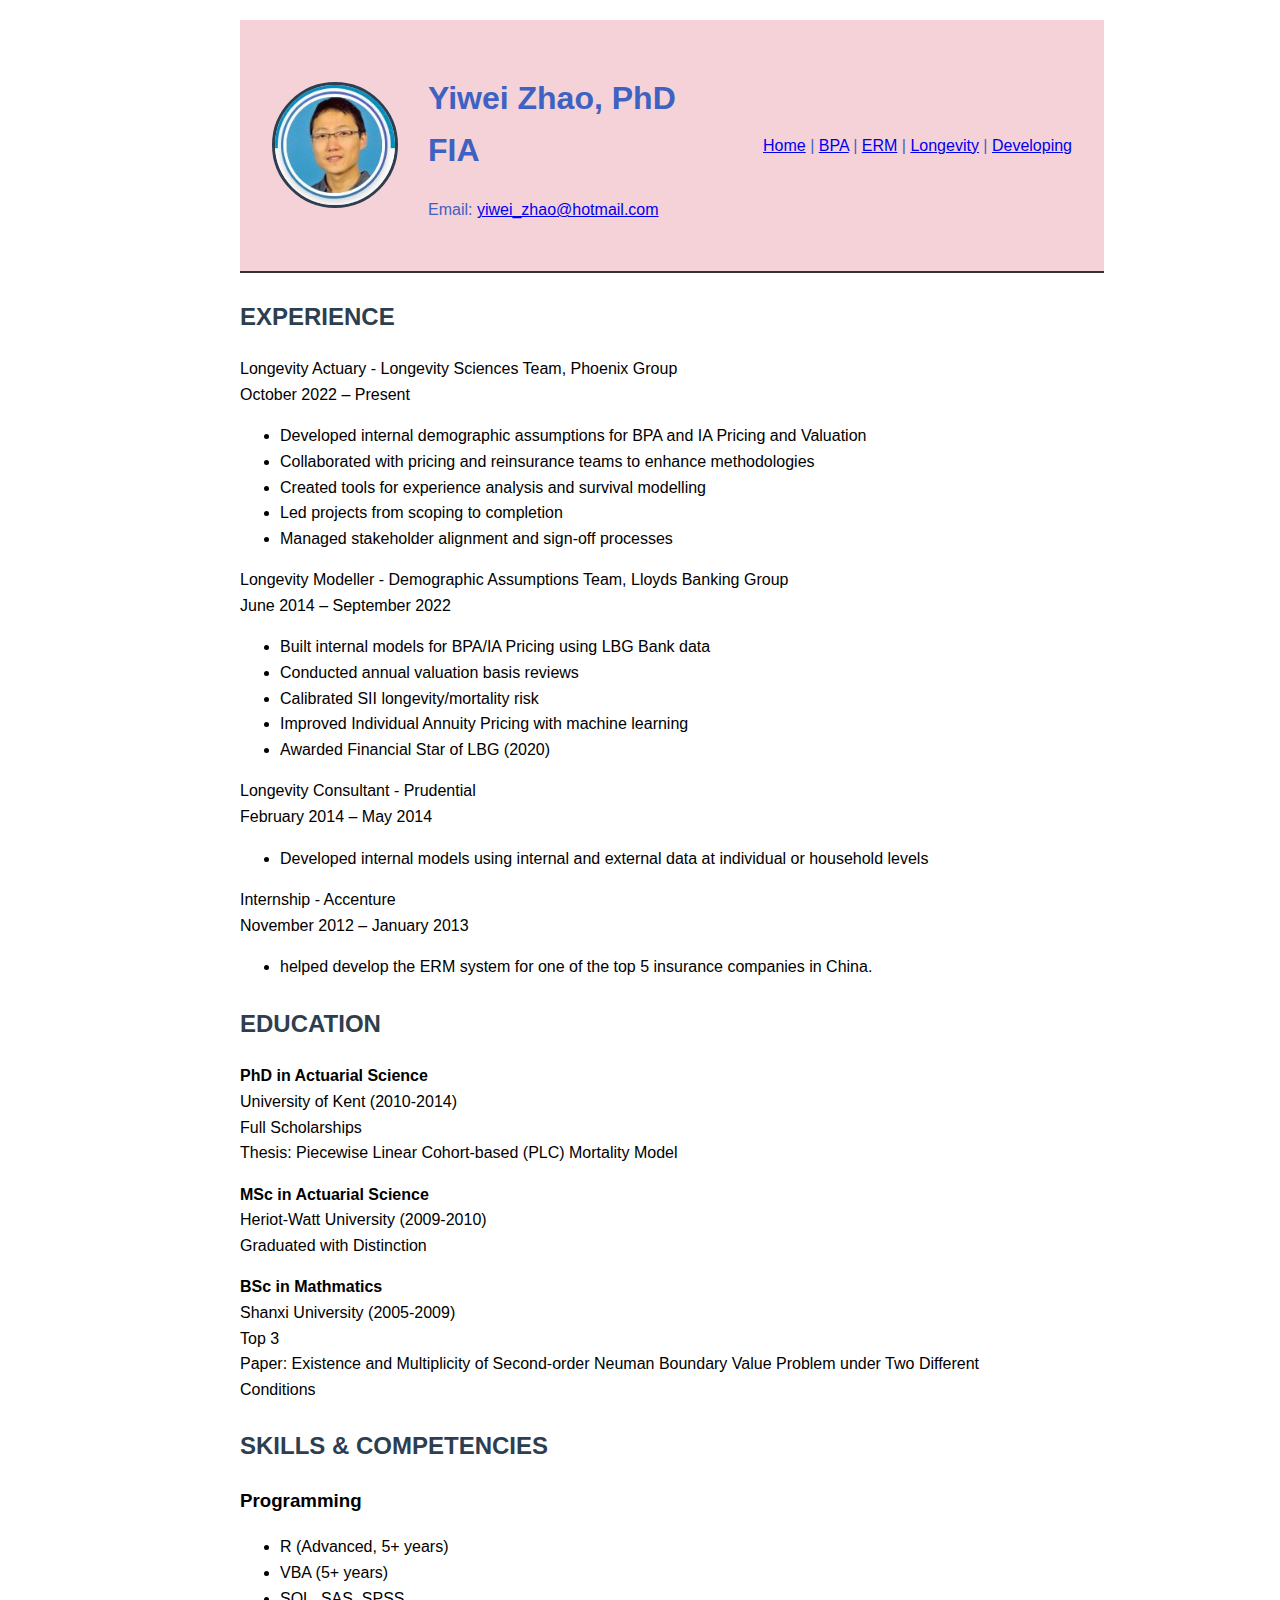
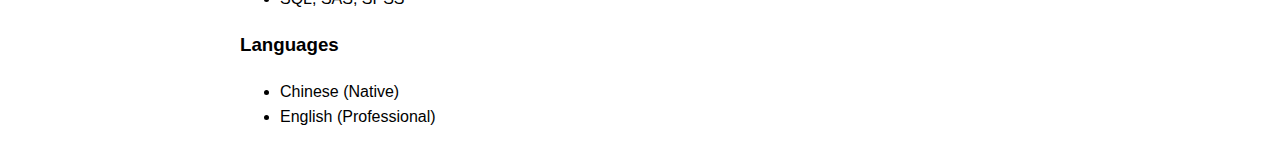
<file: index.html>
<!DOCTYPE html>
<html lang="en">
<head>
    <meta charset="UTF-8">
    <meta name="viewport" content="width=device-width, initial-scale=1.0">
    <title>AevoSure-YiweiZhao</title>
    <style>
        body {
            font-family: Arial, sans-serif;
            line-height: 1.6;
            max-width: 800px;
            margin: 0 auto;
            padding: 20px;
        }
        .header {
            background-color: #F5D1D8;
            color: #3D62C1;
            display: flex;
            align-items: center;
            gap: 30px;
            border-bottom: 2px solid #333;
            padding-bottom: 25px;
            margin-bottom: 25px;
            padding: 2rem;
            width: 100%;
        }
        .profile-img {
            width: 120px;
            height: 120px;
            border-radius: 50%;
            border: 3px solid #2c3e50;
            object-fit: cover;
        }
        .header-info {
            flex: 1;
        }
        .nav-container {
            display: flex;
            justify-content: space-between;
            align-items: center;
            max-width: 1200px;
            margin: 0 auto;
        }

        .nav-links {
            display: flex;
            gap: 2rem;
        }

        h2 {
            color: #2c3e50;
            margin-top: 25px;
        }
        /* Keep other existing styles from previous version */
    </style>
</head>
<body>
    <div class="header">
        <img src="\images\photo.jpg" alt="Yiwei Zhao, Profile Photo" class="profile-img">
        <div class="header-info">
            <h1>Yiwei Zhao, PhD FIA</h1>
            Email: <a href="mailto:yiwei_zhao@hotmail.com">yiwei_zhao@hotmail.com</a></p>
        </div>
        <nav>
            <a href="/">Home</a> |
            <a href="/BPA/main.html">BPA</a> |
            <a href="/ERM/main.html">ERM</a> |
            <a href="/Longevity/ProjectionModels/index.html">Longevity</a> |
            <a href="/Developing/main.html">Developing</a>
        </nav>
    </div>

   
    <h2>EXPERIENCE</h2>
    
        <div class="experience">
        <div class="job-title">Longevity Actuary - Longevity Sciences Team, Phoenix Group</div>
        <div class="date">October 2022 – Present</div>
        <ul>
            <li>Developed internal demographic assumptions for BPA and IA Pricing and Valuation</li>
            <li>Collaborated with pricing and reinsurance teams to enhance methodologies</li>
            <li>Created tools for experience analysis and survival modelling</li>
            <li>Led projects from scoping to completion</li>
            <li>Managed stakeholder alignment and sign-off processes</li>
        </ul>
    </div>

    <div class="experience">
        <div class="job-title">Longevity Modeller - Demographic Assumptions Team, Lloyds Banking Group</div>
        <div class="date">June 2014 – September 2022</div>
        <ul>
            <li>Built internal models for BPA/IA Pricing using LBG Bank data</li>
            <li>Conducted annual valuation basis reviews</li>
            <li>Calibrated SII longevity/mortality risk</li>
            <li>Improved Individual Annuity Pricing with machine learning</li>
            <li>Awarded Financial Star of LBG (2020)</li>
        </ul>
    </div>

    <div class="experience">
        <div class="job-title">Longevity Consultant - Prudential</div>
        <div class="date">February 2014 – May 2014</div>
        <ul>
            <li>Developed internal models using internal and external data at individual or household levels</li>
        </ul>
    </div>

    <div class="experience">
        <div class="job-title">Internship - Accenture</div>
        <div class="date">November 2012 – January 2013</div>
        <ul>
            <li>helped develop the ERM system for one of the top 5 insurance companies in China.</li>
        </ul>
    </div>
    
    <h2>EDUCATION</h2>
    <div class="education">
        <p><strong>PhD in Actuarial Science</strong><br>
        University of Kent (2010-2014)<br>
        Full Scholarships<br>
        Thesis: Piecewise Linear Cohort-based (PLC) Mortality Model</p>
        
        <p><strong>MSc in Actuarial Science</strong><br>
        Heriot-Watt University (2009-2010)<br>
        Graduated with Distinction</p>

        <p><strong>BSc in Mathmatics</strong><br>
        Shanxi University (2005-2009)<br>
        Top 3<br>
        Paper: Existence and Multiplicity of Second-order Neuman Boundary Value Problem under Two Different Conditions</p>
    </div>

    <h2>SKILLS & COMPETENCIES</h2>
    <div class="skills">
        <h3>Programming</h3>
        <ul>
            <li>R (Advanced, 5+ years)</li>
            <li>VBA (5+ years)</li>
            <li>SQL, SAS, SPSS</li>
        </ul>
        
        <h3>Languages</h3>
        <ul>
            <li>Chinese (Native)</li>
            <li>English (Professional)</li>
        </ul>
    </div>
</body>
</html>
</file>
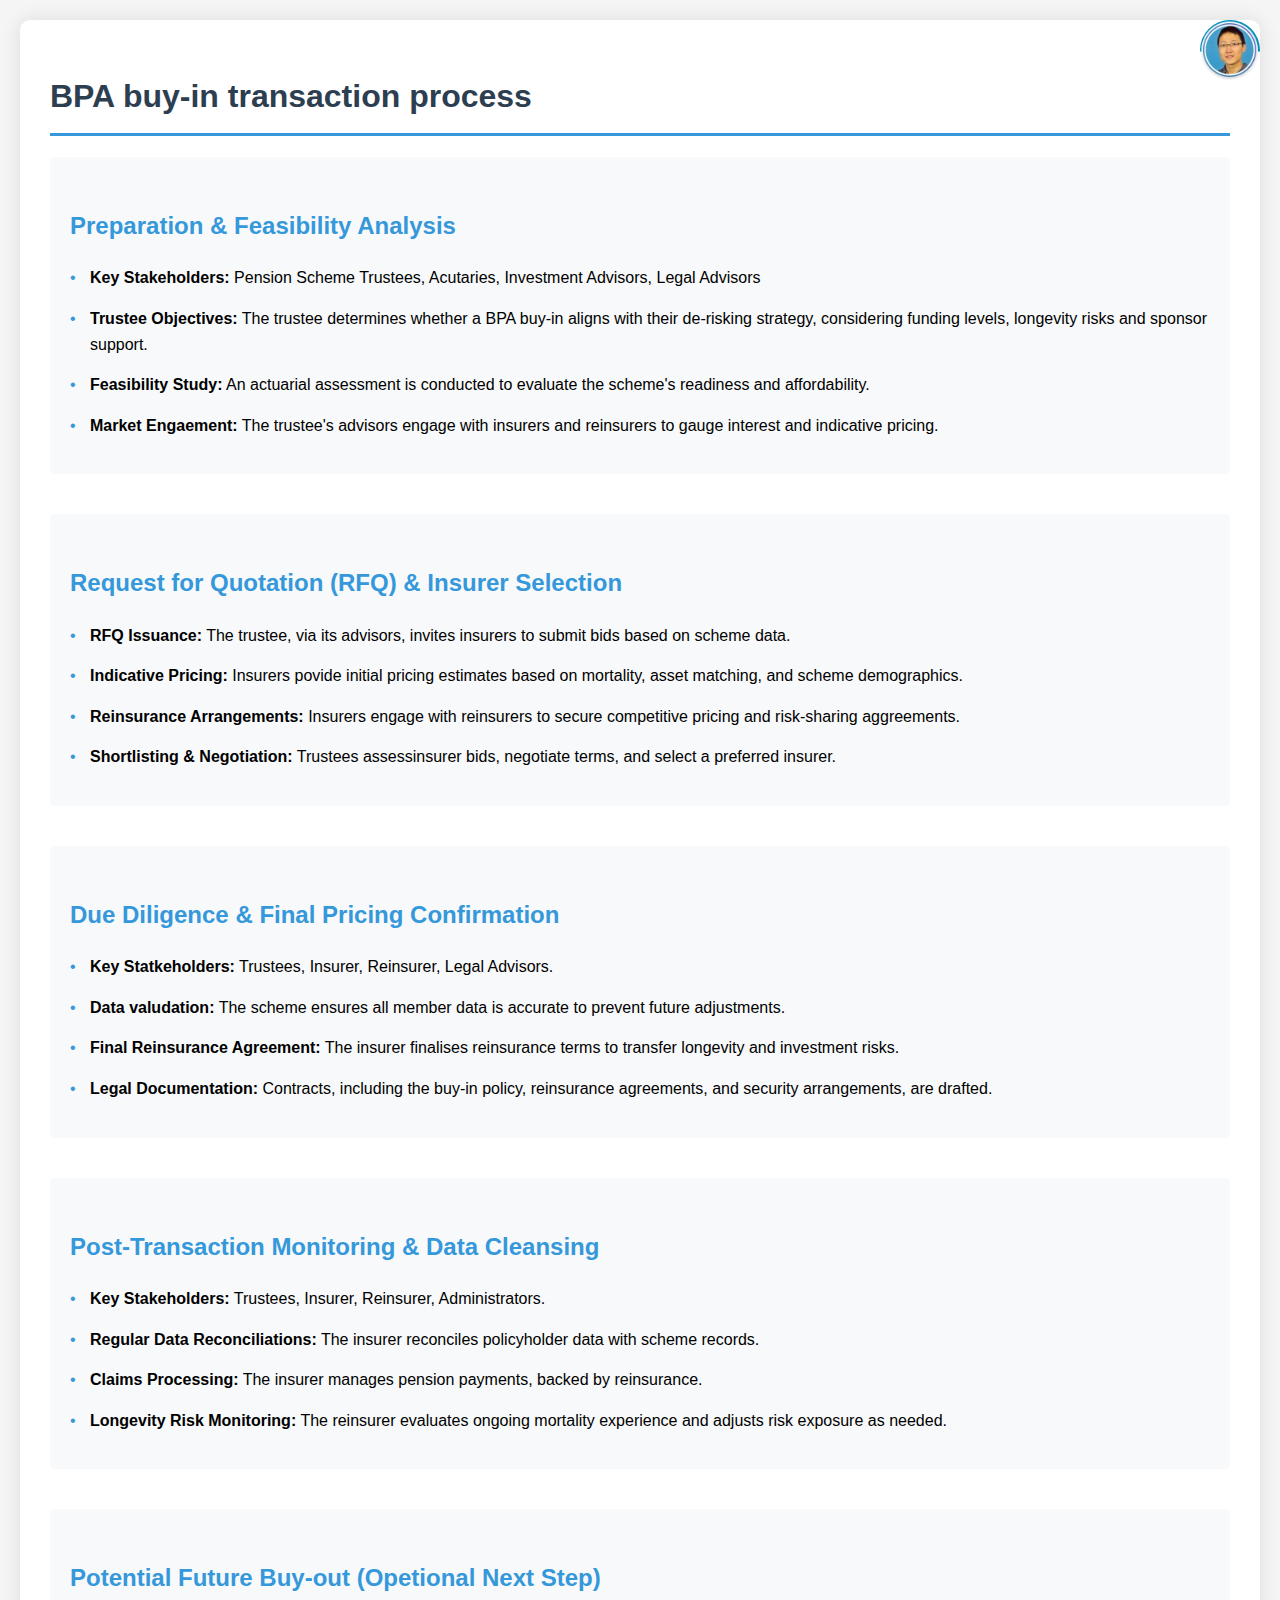
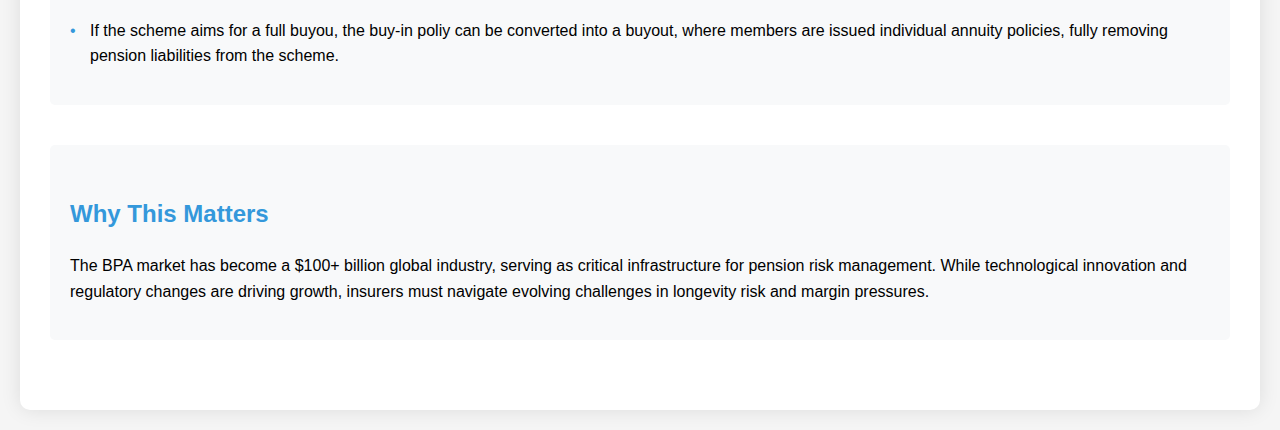
<file: BPA/BAUprocess.html>
<!DOCTYPE html>
<html lang="en">
<head>
    <meta charset="UTF-8">
    <meta name="viewport" content="width=device-width, initial-scale=1.0">
    <title>Bulk Purchase Annuity (BPA) buy-in transaction process</title>
    <style>
        body {
            font-family: 'Arial', sans-serif;
            line-height: 1.6;
            margin: 0;
            padding: 20px;
            background-color: #f5f5f5;
        }
        /* 固定定位作者照片样式 */
        .author-link {
            position: fixed;
            top: 20px;
            right: 20px;
            z-index: 1000;
            transition: opacity 0.3s;
            border-radius: 50%; /* 圆形效果 */
            overflow: hidden;  /* 裁剪图片为圆形 */
            width: 60px;       /* 控制头像大小 */
            height: 60px;
        }

        /* 鼠标悬停效果 */
        .author-link:hover {
            opacity: 0.8;
        }

        /* 图片充满容器 */
        .author-photo {
            width: 100%;
            height: 100%;
            object-fit: cover; /* 保持图片比例 */
        }
        .container {
            max-width: 1200px;
            margin: 0 auto;
            background-color: white;
            padding: 30px;
            border-radius: 10px;
            box-shadow: 0 0 20px rgba(0,0,0,0.1);
        }

        h1 {
            color: #2c3e50;
            border-bottom: 3px solid #3498db;
            padding-bottom: 10px;
        }

        h2 {
            color: #3498db;
            margin-top: 30px;
        }

        .section {
            margin-bottom: 40px;
            padding: 20px;
            background-color: #f8f9fa;
            border-radius: 5px;
        }

        ul {
            list-style-type: none;
            padding-left: 20px;
        }

        li {
            margin-bottom: 15px;
            position: relative;
        }

        li:before {
            content: "•";
            color: #3498db;
            position: absolute;
            left: -20px;
        }

        a {
            color: #2980b9;
            text-decoration: none;
        }

        a:hover {
            text-decoration: underline;
        }

        .source-list {
            columns: 2;
            margin-top: 20px;
        }
    </style>
</head>
<body>
    <div class="container">
        <a href="https://yiweizhao.com" class="author-link">
            <img src="\images\photo.jpg" alt="yiwei" class="author-photo">
        </a>
        <h1>BPA buy-in transaction process</h1>

        <div class="section">
            <h2>Preparation & Feasibility Analysis</h2>
            <ul>
                <li><strong>Key Stakeholders:</strong> Pension Scheme Trustees, Acutaries, Investment Advisors, Legal Advisors</li>
                <li><strong>Trustee Objectives:</strong> The trustee determines whether a BPA buy-in aligns with their de-risking strategy, considering funding levels, longevity risks and sponsor support.</li>
                <li><strong>Feasibility Study:</strong> An actuarial assessment is conducted to evaluate the scheme's readiness and affordability.</li>
                <li><strong>Market Engaement:</strong> The trustee's advisors engage with insurers and reinsurers to gauge interest and indicative pricing.</li>
            </ul>
        </div>

        <div class="section">
            <h2>Request for Quotation (RFQ) & Insurer Selection</h2>
            <ul>
                <li><strong>RFQ Issuance:</strong> The trustee, via its advisors, invites insurers to submit bids based on scheme data.</li>
                <li><strong>Indicative Pricing:</strong> Insurers povide initial pricing estimates based on mortality, asset matching, and scheme demographics.</li>
                <li><strong>Reinsurance Arrangements:</strong> Insurers engage with reinsurers to secure competitive pricing and risk-sharing aggreements.</li>
                <li><strong>Shortlisting & Negotiation:</strong> Trustees assessinsurer bids, negotiate terms, and select a preferred insurer.</li>
            </ul>
        </div>

        <div class="section">
            <h2>Due Diligence & Final Pricing Confirmation</h2>
            <ul>
                <li><strong>Key Statkeholders:</strong> Trustees, Insurer, Reinsurer, Legal Advisors.</li>
                <li><strong>Data valudation:</strong> The scheme ensures all member data is accurate to prevent future adjustments.</li>
                <li><strong>Final Reinsurance Agreement:</strong> The insurer finalises reinsurance terms to transfer longevity and investment risks.</li>
                <li><strong>Legal Documentation:</strong> Contracts, including the buy-in policy, reinsurance agreements, and security arrangements, are drafted.</li>
            </ul>
        </div>

        <div class="section">
            <h2>Post-Transaction Monitoring & Data Cleansing</h2>
            <ul>
                <li><strong>Key Stakeholders:</strong> Trustees, Insurer, Reinsurer, Administrators.</li>
                <li><strong>Regular Data Reconciliations:</strong> The insurer reconciles policyholder data with scheme records.</li>
                <li><strong>Claims Processing:</strong> The insurer manages pension payments, backed by reinsurance.</li>
                <li><strong>Longevity Risk Monitoring:</strong> The reinsurer evaluates ongoing mortality experience and adjusts risk exposure as needed.</li>
            </ul>
        </div>

        <div class="section">
            <h2>Potential Future Buy-out (Opetional Next Step)</h2>
            <ul>
                <li>If the scheme aims for a full buyou, the buy-in poliy can be converted into a buyout, where members are issued individual annuity policies, fully removing pension liabilities from the scheme.</li>
            </ul>
        </div>

        <div class="section">
            <h2>Why This Matters</h2>
            <p>The BPA market has become a $100+ billion global industry, serving as critical infrastructure for pension risk management. While technological innovation and regulatory changes are driving growth, insurers must navigate evolving challenges in longevity risk and margin pressures.</p>
        </div>
    </div>
</body>
</html>
</file>
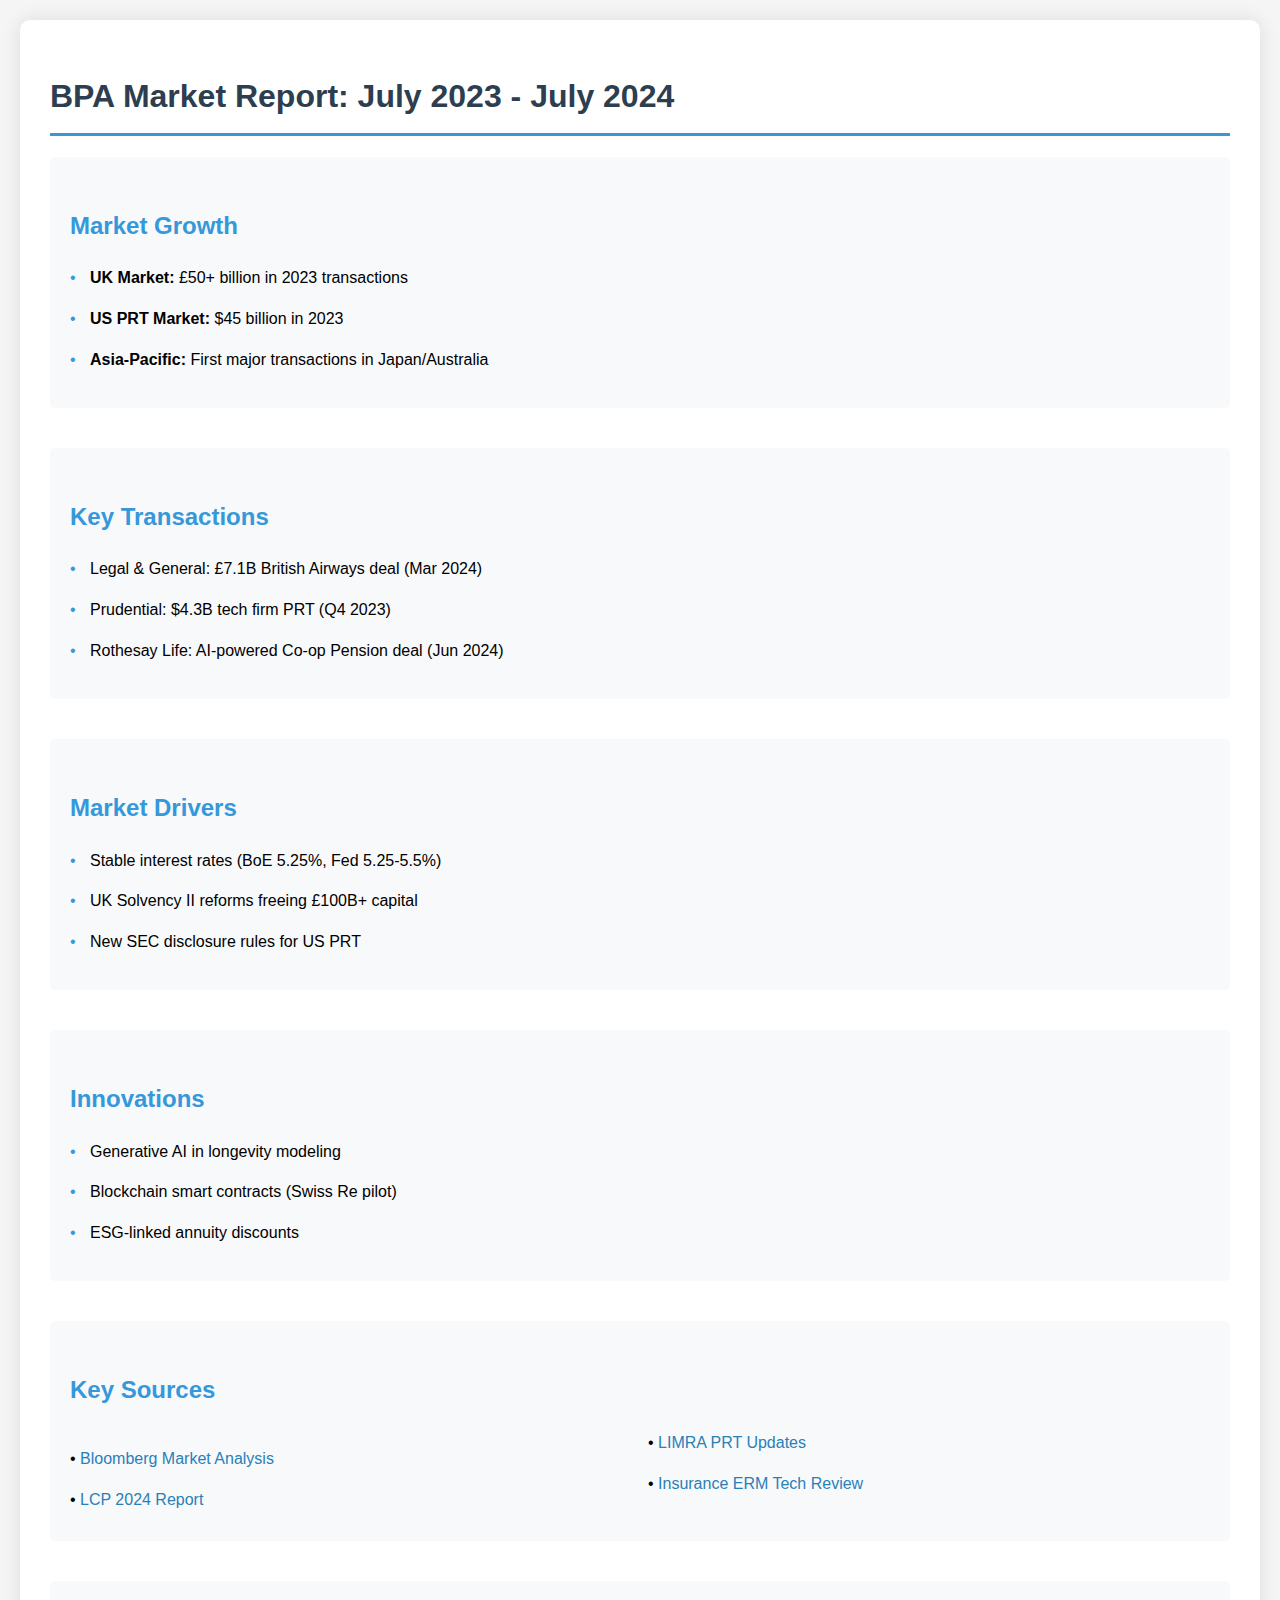
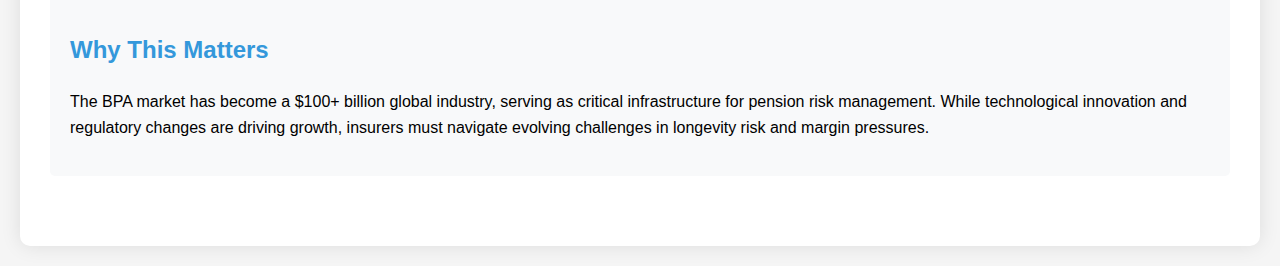
<file: BPA/BPA Market Report.html>
<!DOCTYPE html>
<html lang="en">
<head>
    <meta charset="UTF-8">
    <meta name="viewport" content="width=device-width, initial-scale=1.0">
    <title>Bulk Purchase Annuity (BPA) Market Report 2023-2024</title>
    <style>
        body {
            font-family: 'Arial', sans-serif;
            line-height: 1.6;
            margin: 0;
            padding: 20px;
            background-color: #f5f5f5;
        }
        
        .container {
            max-width: 1200px;
            margin: 0 auto;
            background-color: white;
            padding: 30px;
            border-radius: 10px;
            box-shadow: 0 0 20px rgba(0,0,0,0.1);
        }

        h1 {
            color: #2c3e50;
            border-bottom: 3px solid #3498db;
            padding-bottom: 10px;
        }

        h2 {
            color: #3498db;
            margin-top: 30px;
        }

        .section {
            margin-bottom: 40px;
            padding: 20px;
            background-color: #f8f9fa;
            border-radius: 5px;
        }

        ul {
            list-style-type: none;
            padding-left: 20px;
        }

        li {
            margin-bottom: 15px;
            position: relative;
        }

        li:before {
            content: "•";
            color: #3498db;
            position: absolute;
            left: -20px;
        }

        a {
            color: #2980b9;
            text-decoration: none;
        }

        a:hover {
            text-decoration: underline;
        }

        .source-list {
            columns: 2;
            margin-top: 20px;
        }
    </style>
</head>
<body>
    <div class="container">
        <h1>BPA Market Report: July 2023 - July 2024</h1>

        <div class="section">
            <h2>Market Growth</h2>
            <ul>
                <li><strong>UK Market:</strong> £50+ billion in 2023 transactions</li>
                <li><strong>US PRT Market:</strong> $45 billion in 2023</li>
                <li><strong>Asia-Pacific:</strong> First major transactions in Japan/Australia</li>
            </ul>
        </div>

        <div class="section">
            <h2>Key Transactions</h2>
            <ul>
                <li>Legal & General: £7.1B British Airways deal (Mar 2024)</li>
                <li>Prudential: $4.3B tech firm PRT (Q4 2023)</li>
                <li>Rothesay Life: AI-powered Co-op Pension deal (Jun 2024)</li>
            </ul>
        </div>

        <div class="section">
            <h2>Market Drivers</h2>
            <ul>
                <li>Stable interest rates (BoE 5.25%, Fed 5.25-5.5%)</li>
                <li>UK Solvency II reforms freeing £100B+ capital</li>
                <li>New SEC disclosure rules for US PRT</li>
            </ul>
        </div>

        <div class="section">
            <h2>Innovations</h2>
            <ul>
                <li>Generative AI in longevity modeling</li>
                <li>Blockchain smart contracts (Swiss Re pilot)</li>
                <li>ESG-linked annuity discounts</li>
            </ul>
        </div>

        <div class="section">
            <h2>Key Sources</h2>
            <div class="source-list">
                <p>• <a href="https://www.bloomberg.com" target="_blank">Bloomberg Market Analysis</a></p>
                <p>• <a href="https://www.lcp.com" target="_blank">LCP 2024 Report</a></p>
                <p>• <a href="https://www.limra.com" target="_blank">LIMRA PRT Updates</a></p>
                <p>• <a href="https://www.insuranceerm.com" target="_blank">Insurance ERM Tech Review</a></p>
            </div>
        </div>

        <div class="section">
            <h2>Why This Matters</h2>
            <p>The BPA market has become a $100+ billion global industry, serving as critical infrastructure for pension risk management. While technological innovation and regulatory changes are driving growth, insurers must navigate evolving challenges in longevity risk and margin pressures.</p>
        </div>
    </div>
</body>
</html>
</file>
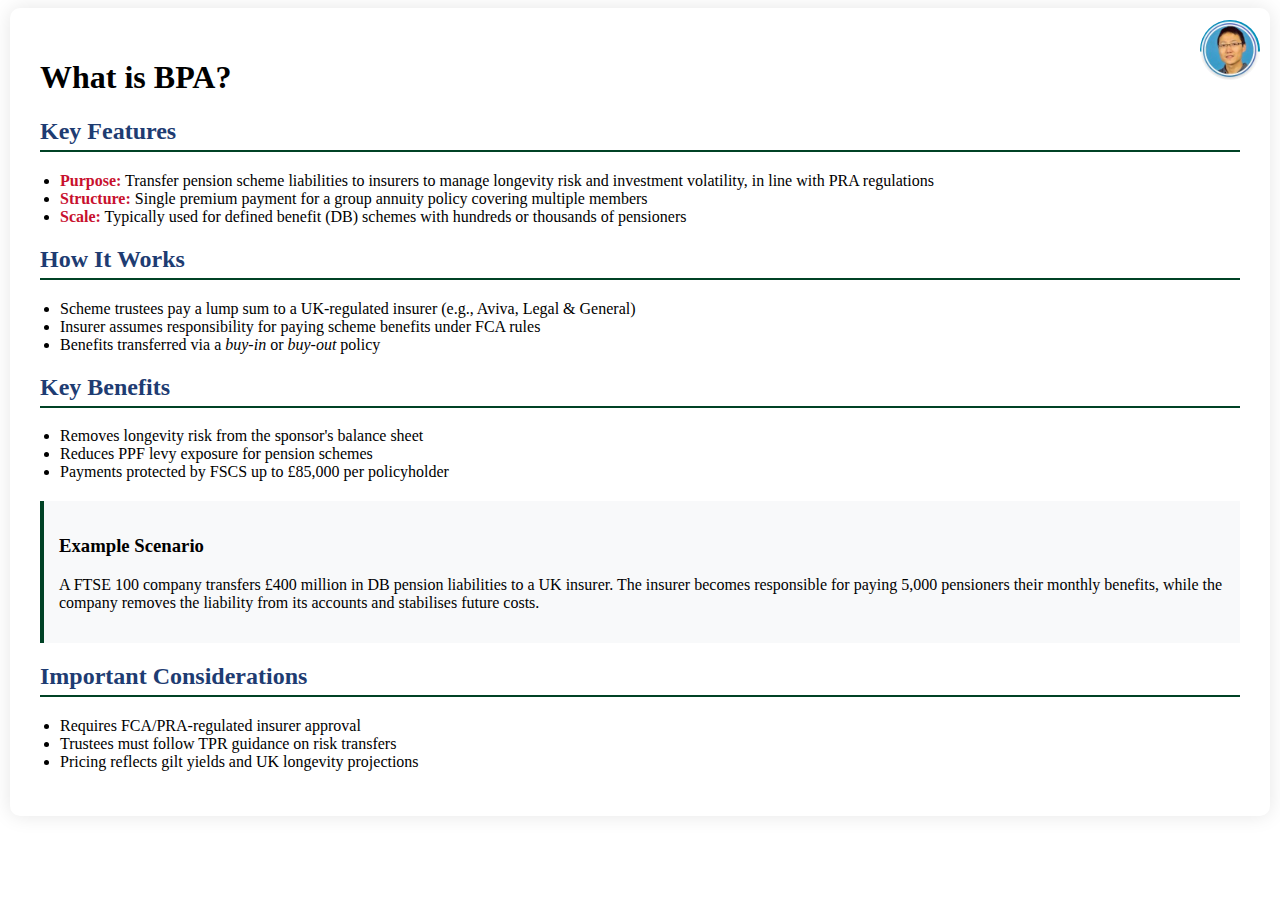
<file: BPA/BPAproduct.html>
<!DOCTYPE html>
<html lang="en-GB">
<head>
    <meta charset="UTF-8">
    <meta name="viewport" content="width=device-width, initial-scale=1.0">
    <title>Bulk Purchase Annuity (BPA) Explained | UK Focus</title>
    <style>
        /* 固定定位作者照片样式 */
        .author-link {
            position: fixed;
            top: 20px;
            right: 20px;
            z-index: 1000;
            transition: opacity 0.3s;
            border-radius: 50%; /* 圆形效果 */
            overflow: hidden;  /* 裁剪图片为圆形 */
            width: 60px;       /* 控制头像大小 */
            height: 60px;
        }

        /* 鼠标悬停效果 */
        .author-link:hover {
            opacity: 0.8;
        }

        /* 图片充满容器 */
        .author-photo {
            width: 100%;
            height: 100%;
            object-fit: cover; /* 保持图片比例 */
        }
        .container {
            max-width: 1200px;
            margin: 0 auto;
            background-color: white;
            padding: 30px;
            border-radius: 10px;
            box-shadow: 0 0 20px rgba(0,0,0,0.1);
        }
        .section-title {
            color: #1e3c72; /* Navy blue for formal UK tone */
            border-bottom: 2px solid #004225; /* British racing green accent */
            padding-bottom: 5px;
        }
        .highlight {
            color: #C8102E; /* Red from Union Flag palette */
            font-weight: bold;
        }
        .bpa-list {
            margin: 15px 0;
            padding-left: 20px;
        }
        .example-box {
            background: #f8f9fa;
            border-left: 4px solid #004225;
            padding: 15px;
            margin: 20px 0;
        }
    </style>
</head>
<body>
    <div class="container">
        <a href="https://yiweizhao.com" class="author-link">
            <img src="\images\photo.jpg" alt="yiwei" class="author-photo">
        </a>
        <h1>What is BPA?</h1>
     
        <div class="section">
            <h2 class="section-title">Key Features</h2>
            <ul class="bpa-list">
                <li><span class="highlight">Purpose:</span> Transfer pension scheme liabilities to insurers to manage longevity risk and investment volatility, in line with PRA regulations</li>
                <li><span class="highlight">Structure:</span> Single premium payment for a group annuity policy covering multiple members</li>
                <li><span class="highlight">Scale:</span> Typically used for defined benefit (DB) schemes with hundreds or thousands of pensioners</li>
            </ul>
        </div>

        <div class="section">
            <h2 class="section-title">How It Works</h2>
            <ul class="bpa-list">
                <li>Scheme trustees pay a lump sum to a UK-regulated insurer (e.g., Aviva, Legal & General)</li>
                <li>Insurer assumes responsibility for paying scheme benefits under FCA rules</li>
                <li>Benefits transferred via a <em>buy-in</em> or <em>buy-out</em> policy</li>
            </ul>
        </div>

        <div class="section">
            <h2 class="section-title">Key Benefits</h2>
            <ul class="bpa-list">
                <li>Removes longevity risk from the sponsor's balance sheet</li>
                <li>Reduces PPF levy exposure for pension schemes</li>
                <li>Payments protected by FSCS up to £85,000 per policyholder</li>
            </ul>
        </div>

        <div class="example-box">
            <h3>Example Scenario</h3>
            <p>A FTSE 100 company transfers £400 million in DB pension liabilities to a UK insurer. The insurer becomes responsible for paying 5,000 pensioners their monthly benefits, while the company removes the liability from its accounts and stabilises future costs.</p>
        </div>

        <div class="section">
            <h2 class="section-title">Important Considerations</h2>
            <ul class="bpa-list">
                <li>Requires FCA/PRA-regulated insurer approval</li>
                <li>Trustees must follow TPR guidance on risk transfers</li>
                <li>Pricing reflects gilt yields and UK longevity projections</li>
            </ul>
        </div>
    </div>
</body>
</html>
</file>
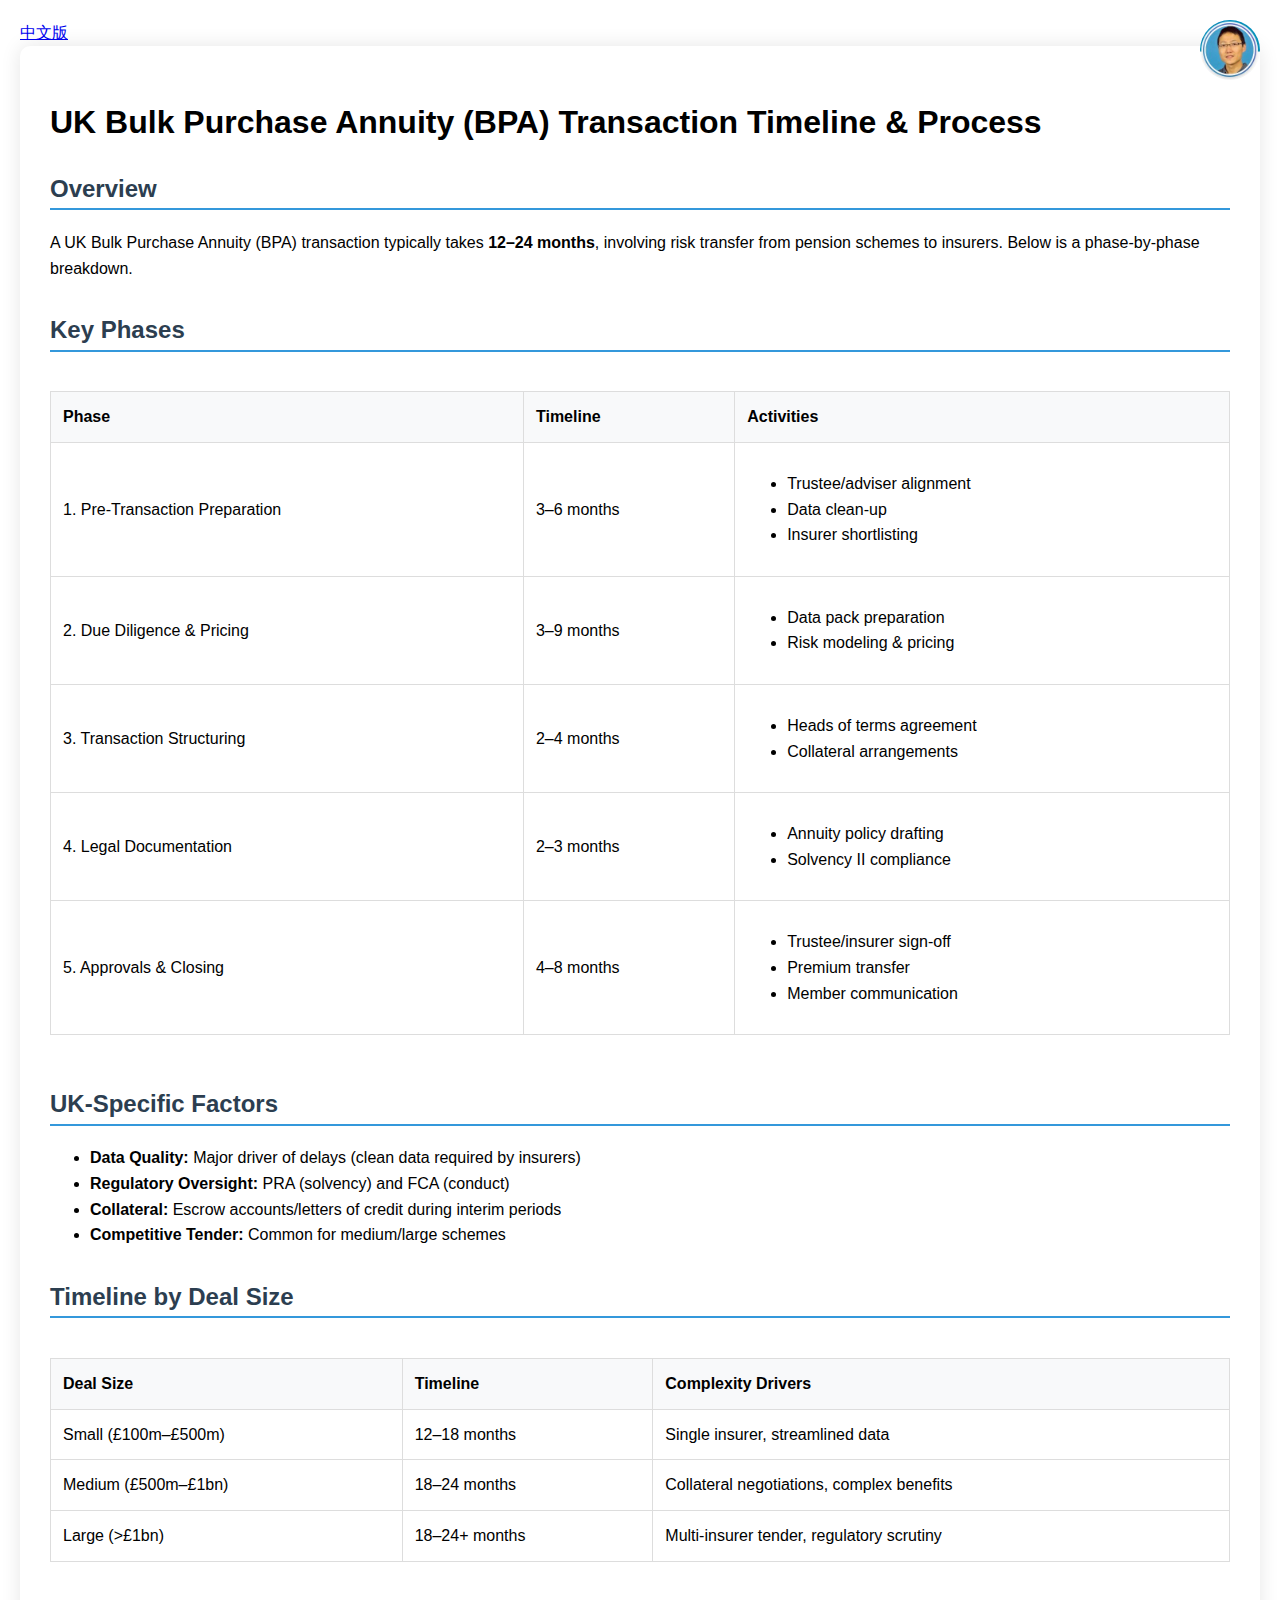
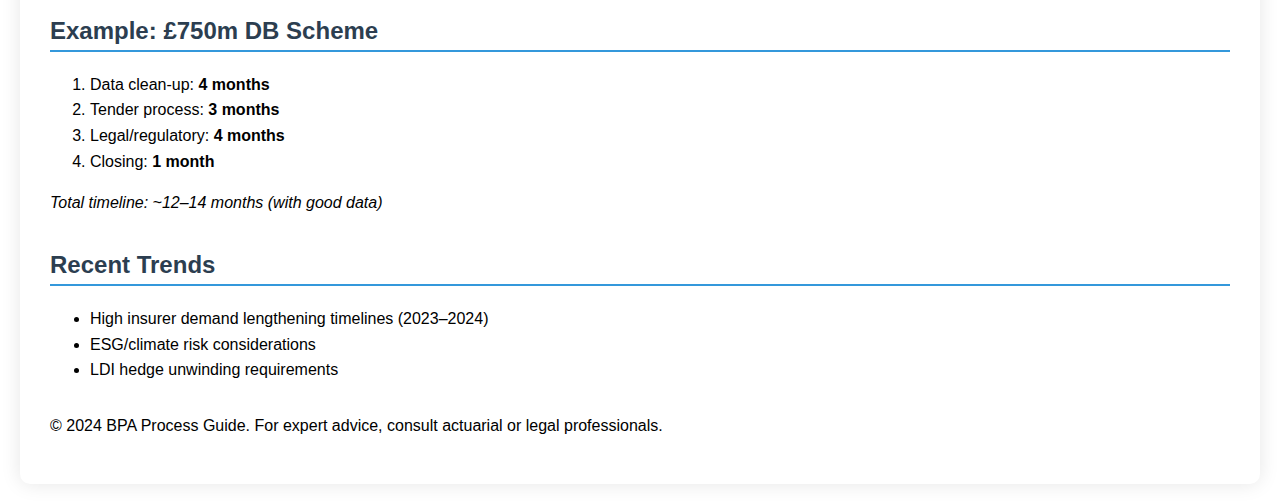
<file: BPA/BPAtimeline.html>
<!DOCTYPE html>
<html lang="en">
<head>
    <meta charset="UTF-8">
    <meta name="viewport" content="width=device-width, initial-scale=1.0">
    <title>UK Bulk Purchase Annuity (BPA) Transaction Timeline</title>
    <style>
        /* 固定定位作者照片样式 */
        .author-link {
            position: fixed;
            top: 20px;
            right: 20px;
            z-index: 1000;
            transition: opacity 0.3s;
            border-radius: 50%; /* 圆形效果 */
            overflow: hidden;  /* 裁剪图片为圆形 */
            width: 60px;       /* 控制头像大小 */
            height: 60px;
        }

        /* 鼠标悬停效果 */
        .author-link:hover {
            opacity: 0.8;
        }

        /* 图片充满容器 */
        .author-photo {
            width: 100%;
            height: 100%;
            object-fit: cover; /* 保持图片比例 */
        }
        .container {
            max-width: 1200px;
            margin: 0 auto;
            background-color: white;
            padding: 30px;
            border-radius: 10px;
            box-shadow: 0 0 20px rgba(0,0,0,0.1);
        }
        body { font-family: Arial, sans-serif; line-height: 1.6; margin: 20px; }
        .section { margin-bottom: 30px; }
        h2 { color: #2c3e50; border-bottom: 2px solid #3498db; }
        table { border-collapse: collapse; width: 100%; margin: 20px 0; }
        th, td { border: 1px solid #ddd; padding: 12px; text-align: left; }
        th { background-color: #f8f9fa; }
        .table-wrapper { overflow-x: auto; }
    </style>
</head>
<body>
    <!-- Language Toggle -->
    <div class="lang-toggle">
        <a href="BPAtimeline_cn.html">中文版</a>
    </div>
    <div class="container">
        <a href="https://yiweizhao.com" class="author-link">
            <img src="\images\photo.jpg" alt="yiwei" class="author-photo">
        </a>
        <h1>UK Bulk Purchase Annuity (BPA) Transaction Timeline & Process</h1>

        <!-- Overview -->
        <div class="section">
            <h2>Overview</h2>
            <p>A UK Bulk Purchase Annuity (BPA) transaction typically takes <strong>12–24 months</strong>, involving risk transfer from pension schemes to insurers. Below is a phase-by-phase breakdown.</p>
        </div>

        <!-- Phases -->
        <div class="section">
            <h2>Key Phases</h2>
            <div class="table-wrapper">
                <table>
                    <tr>
                        <th>Phase</th>
                        <th>Timeline</th>
                        <th>Activities</th>
                    </tr>
                    <tr>
                        <td>1. Pre-Transaction Preparation</td>
                        <td>3–6 months</td>
                        <td>
                            <ul>
                                <li>Trustee/adviser alignment</li>
                                <li>Data clean-up</li>
                                <li>Insurer shortlisting</li>
                            </ul>
                        </td>
                    </tr>
                    <tr>
                        <td>2. Due Diligence & Pricing</td>
                        <td>3–9 months</td>
                        <td>
                            <ul>
                                <li>Data pack preparation</li>
                                <li>Risk modeling & pricing</li>
                            </ul>
                        </td>
                    </tr>
                    <tr>
                        <td>3. Transaction Structuring</td>
                        <td>2–4 months</td>
                        <td>
                            <ul>
                                <li>Heads of terms agreement</li>
                                <li>Collateral arrangements</li>
                            </ul>
                        </td>
                    </tr>
                    <tr>
                        <td>4. Legal Documentation</td>
                        <td>2–3 months</td>
                        <td>
                            <ul>
                                <li>Annuity policy drafting</li>
                                <li>Solvency II compliance</li>
                            </ul>
                        </td>
                    </tr>
                    <tr>
                        <td>5. Approvals & Closing</td>
                        <td>4–8 months</td>
                        <td>
                            <ul>
                                <li>Trustee/insurer sign-off</li>
                                <li>Premium transfer</li>
                                <li>Member communication</li>
                            </ul>
                        </td>
                    </tr>
                </table>
            </div>
        </div>

        <!-- Key UK Factors -->
        <div class="section">
            <h2>UK-Specific Factors</h2>
            <ul>
                <li><strong>Data Quality:</strong> Major driver of delays (clean data required by insurers)</li>
                <li><strong>Regulatory Oversight:</strong> PRA (solvency) and FCA (conduct)</li>
                <li><strong>Collateral:</strong> Escrow accounts/letters of credit during interim periods</li>
                <li><strong>Competitive Tender:</strong> Common for medium/large schemes</li>
            </ul>
        </div>

        <!-- Timeline Examples -->
        <div class="section">
            <h2>Timeline by Deal Size</h2>
            <div class="table-wrapper">
                <table>
                    <tr>
                        <th>Deal Size</th>
                        <th>Timeline</th>
                        <th>Complexity Drivers</th>
                    </tr>
                    <tr>
                        <td>Small (£100m–£500m)</td>
                        <td>12–18 months</td>
                        <td>Single insurer, streamlined data</td>
                    </tr>
                    <tr>
                        <td>Medium (£500m–£1bn)</td>
                        <td>18–24 months</td>
                        <td>Collateral negotiations, complex benefits</td>
                    </tr>
                    <tr>
                        <td>Large (>£1bn)</td>
                        <td>18–24+ months</td>
                        <td>Multi-insurer tender, regulatory scrutiny</td>
                    </tr>
                </table>
            </div>
        </div>

        <!-- Example Case -->
        <div class="section">
            <h2>Example: £750m DB Scheme</h2>
            <ol>
                <li>Data clean-up: <strong>4 months</strong></li>
                <li>Tender process: <strong>3 months</strong></li>
                <li>Legal/regulatory: <strong>4 months</strong></li>
                <li>Closing: <strong>1 month</strong></li>
            </ol>
            <p><em>Total timeline: ~12–14 months (with good data)</em></p>
        </div>

        <!-- Recent Trends -->
        <div class="section">
            <h2>Recent Trends</h2>
            <ul>
                <li>High insurer demand lengthening timelines (2023–2024)</li>
                <li>ESG/climate risk considerations</li>
                <li>LDI hedge unwinding requirements</li>
            </ul>
        </div>

        <!-- Footer -->
        <div class="footer">
            <p>© 2024 BPA Process Guide. For expert advice, consult actuarial or legal professionals.</p>
        </div>
    </div>
</body>
</html>
</file>
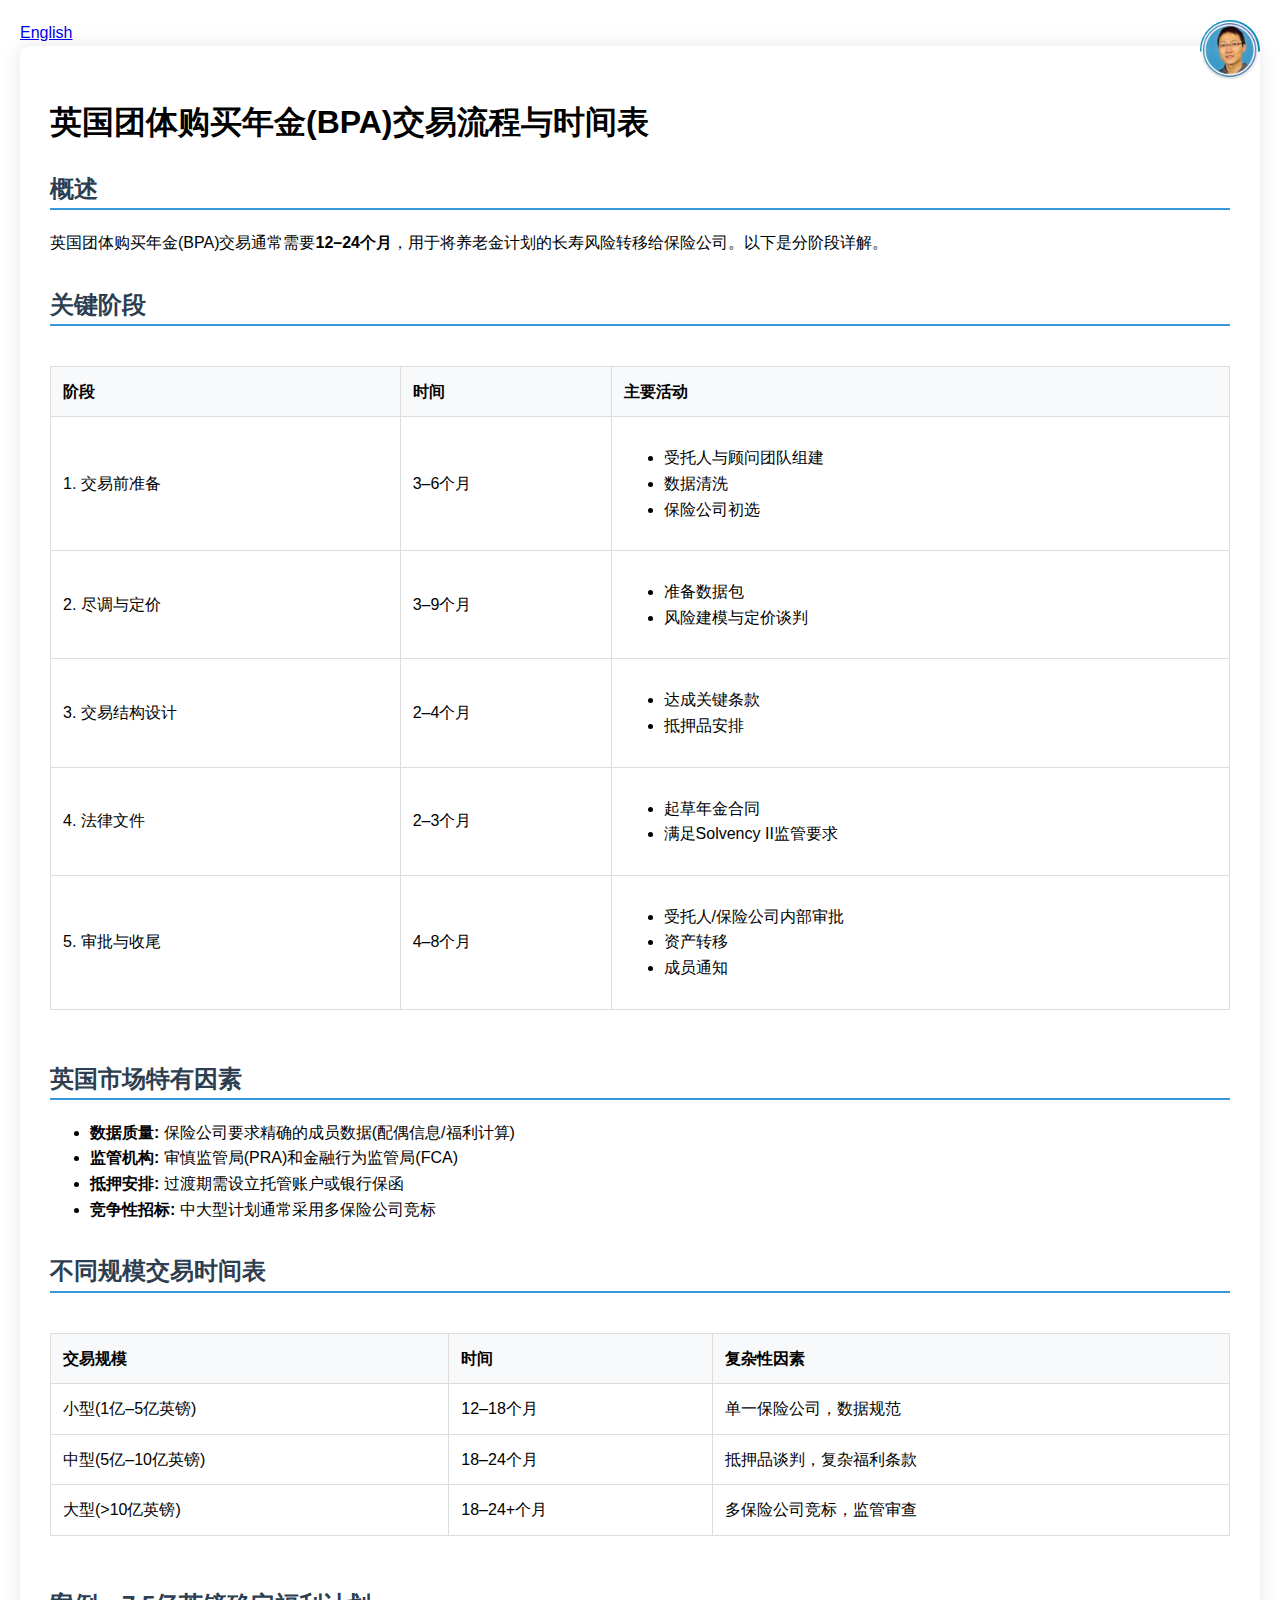
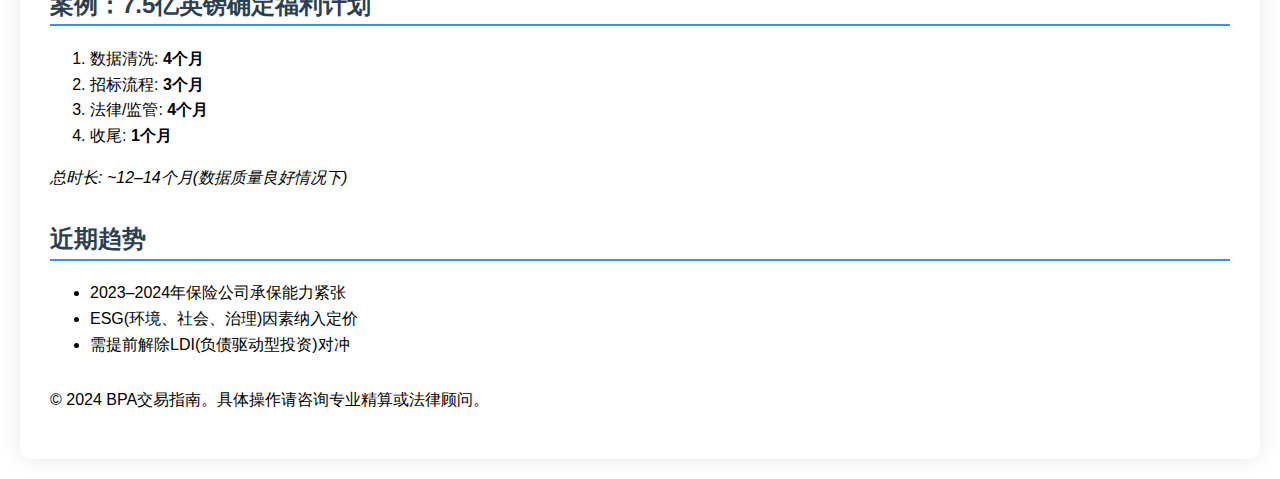
<file: BPA/BPAtimeline_cn.html>
<!DOCTYPE html>
<html lang="zh">
<head>
    <meta charset="UTF-8">
    <meta name="viewport" content="width=device-width, initial-scale=1.0">
    <title>英国团体购买年金(BPA)交易时间表</title>
    <style>
        /* 固定定位作者照片样式 */
        .author-link {
            position: fixed;
            top: 20px;
            right: 20px;
            z-index: 1000;
            transition: opacity 0.3s;
            border-radius: 50%; /* 圆形效果 */
            overflow: hidden;  /* 裁剪图片为圆形 */
            width: 60px;       /* 控制头像大小 */
            height: 60px;
        }

        /* 鼠标悬停效果 */
        .author-link:hover {
            opacity: 0.8;
        }

        /* 图片充满容器 */
        .author-photo {
            width: 100%;
            height: 100%;
            object-fit: cover; /* 保持图片比例 */
        }
        .container {
            max-width: 1200px;
            margin: 0 auto;
            background-color: white;
            padding: 30px;
            border-radius: 10px;
            box-shadow: 0 0 20px rgba(0,0,0,0.1);
        }
        body { font-family: Arial, "Microsoft YaHei", sans-serif; line-height: 1.6; margin: 20px; }
        .section { margin-bottom: 30px; }
        h2 { color: #2c3e50; border-bottom: 2px solid #3498db; }
        table { border-collapse: collapse; width: 100%; margin: 20px 0; }
        th, td { border: 1px solid #ddd; padding: 12px; text-align: left; }
        th { background-color: #f8f9fa; }
        .table-wrapper { overflow-x: auto; }
    </style>
</head>
<body>
    <!-- Language Toggle -->
    <div class="lang-toggle">
        <a href="BPAtimeline.html">English</a>
    </div>
    <div class="container">
        <a href="https://yiweizhao.com" class="author-link">
            <img src="\images\photo.jpg" alt="yiwei" class="author-photo">
        </a>
        <h1>英国团体购买年金(BPA)交易流程与时间表</h1>

        <!-- 概述 -->
        <div class="section">
            <h2>概述</h2>
            <p>英国团体购买年金(BPA)交易通常需要<strong>12–24个月</strong>，用于将养老金计划的长寿风险转移给保险公司。以下是分阶段详解。</p>
        </div>

        <!-- 关键阶段 -->
        <div class="section">
            <h2>关键阶段</h2>
            <div class="table-wrapper">
                <table>
                    <tr>
                        <th>阶段</th>
                        <th>时间</th>
                        <th>主要活动</th>
                    </tr>
                    <tr>
                        <td>1. 交易前准备</td>
                        <td>3–6个月</td>
                        <td>
                            <ul>
                                <li>受托人与顾问团队组建</li>
                                <li>数据清洗</li>
                                <li>保险公司初选</li>
                            </ul>
                        </td>
                    </tr>
                    <tr>
                        <td>2. 尽调与定价</td>
                        <td>3–9个月</td>
                        <td>
                            <ul>
                                <li>准备数据包</li>
                                <li>风险建模与定价谈判</li>
                            </ul>
                        </td>
                    </tr>
                    <tr>
                        <td>3. 交易结构设计</td>
                        <td>2–4个月</td>
                        <td>
                            <ul>
                                <li>达成关键条款</li>
                                <li>抵押品安排</li>
                            </ul>
                        </td>
                    </tr>
                    <tr>
                        <td>4. 法律文件</td>
                        <td>2–3个月</td>
                        <td>
                            <ul>
                                <li>起草年金合同</li>
                                <li>满足Solvency II监管要求</li>
                            </ul>
                        </td>
                    </tr>
                    <tr>
                        <td>5. 审批与收尾</td>
                        <td>4–8个月</td>
                        <td>
                            <ul>
                                <li>受托人/保险公司内部审批</li>
                                <li>资产转移</li>
                                <li>成员通知</li>
                            </ul>
                        </td>
                    </tr>
                </table>
            </div>
        </div>

        <!-- 英国特有因素 -->
        <div class="section">
            <h2>英国市场特有因素</h2>
            <ul>
                <li><strong>数据质量:</strong> 保险公司要求精确的成员数据(配偶信息/福利计算)</li>
                <li><strong>监管机构:</strong> 审慎监管局(PRA)和金融行为监管局(FCA)</li>
                <li><strong>抵押安排:</strong> 过渡期需设立托管账户或银行保函</li>
                <li><strong>竞争性招标:</strong> 中大型计划通常采用多保险公司竞标</li>
            </ul>
        </div>

        <!-- 时间表示例 -->
        <div class="section">
            <h2>不同规模交易时间表</h2>
            <div class="table-wrapper">
                <table>
                    <tr>
                        <th>交易规模</th>
                        <th>时间</th>
                        <th>复杂性因素</th>
                    </tr>
                    <tr>
                        <td>小型(1亿–5亿英镑)</td>
                        <td>12–18个月</td>
                        <td>单一保险公司，数据规范</td>
                    </tr>
                    <tr>
                        <td>中型(5亿–10亿英镑)</td>
                        <td>18–24个月</td>
                        <td>抵押品谈判，复杂福利条款</td>
                    </tr>
                    <tr>
                        <td>大型(>10亿英镑)</td>
                        <td>18–24+个月</td>
                        <td>多保险公司竞标，监管审查</td>
                    </tr>
                </table>
            </div>
        </div>

        <!-- 案例 -->
        <div class="section">
            <h2>案例：7.5亿英镑确定福利计划</h2>
            <ol>
                <li>数据清洗: <strong>4个月</strong></li>
                <li>招标流程: <strong>3个月</strong></li>
                <li>法律/监管: <strong>4个月</strong></li>
                <li>收尾: <strong>1个月</strong></li>
            </ol>
            <p><em>总时长: ~12–14个月(数据质量良好情况下)</em></p>
        </div>

        <!-- 近期趋势 -->
        <div class="section">
            <h2>近期趋势</h2>
            <ul>
                <li>2023–2024年保险公司承保能力紧张</li>
                <li>ESG(环境、社会、治理)因素纳入定价</li>
                <li>需提前解除LDI(负债驱动型投资)对冲</li>
            </ul>
        </div>

        <!-- 页脚 -->
        <div class="footer">
            <p>© 2024 BPA交易指南。具体操作请咨询专业精算或法律顾问。</p>
        </div>
    </div>
</body>
</html>
</file>
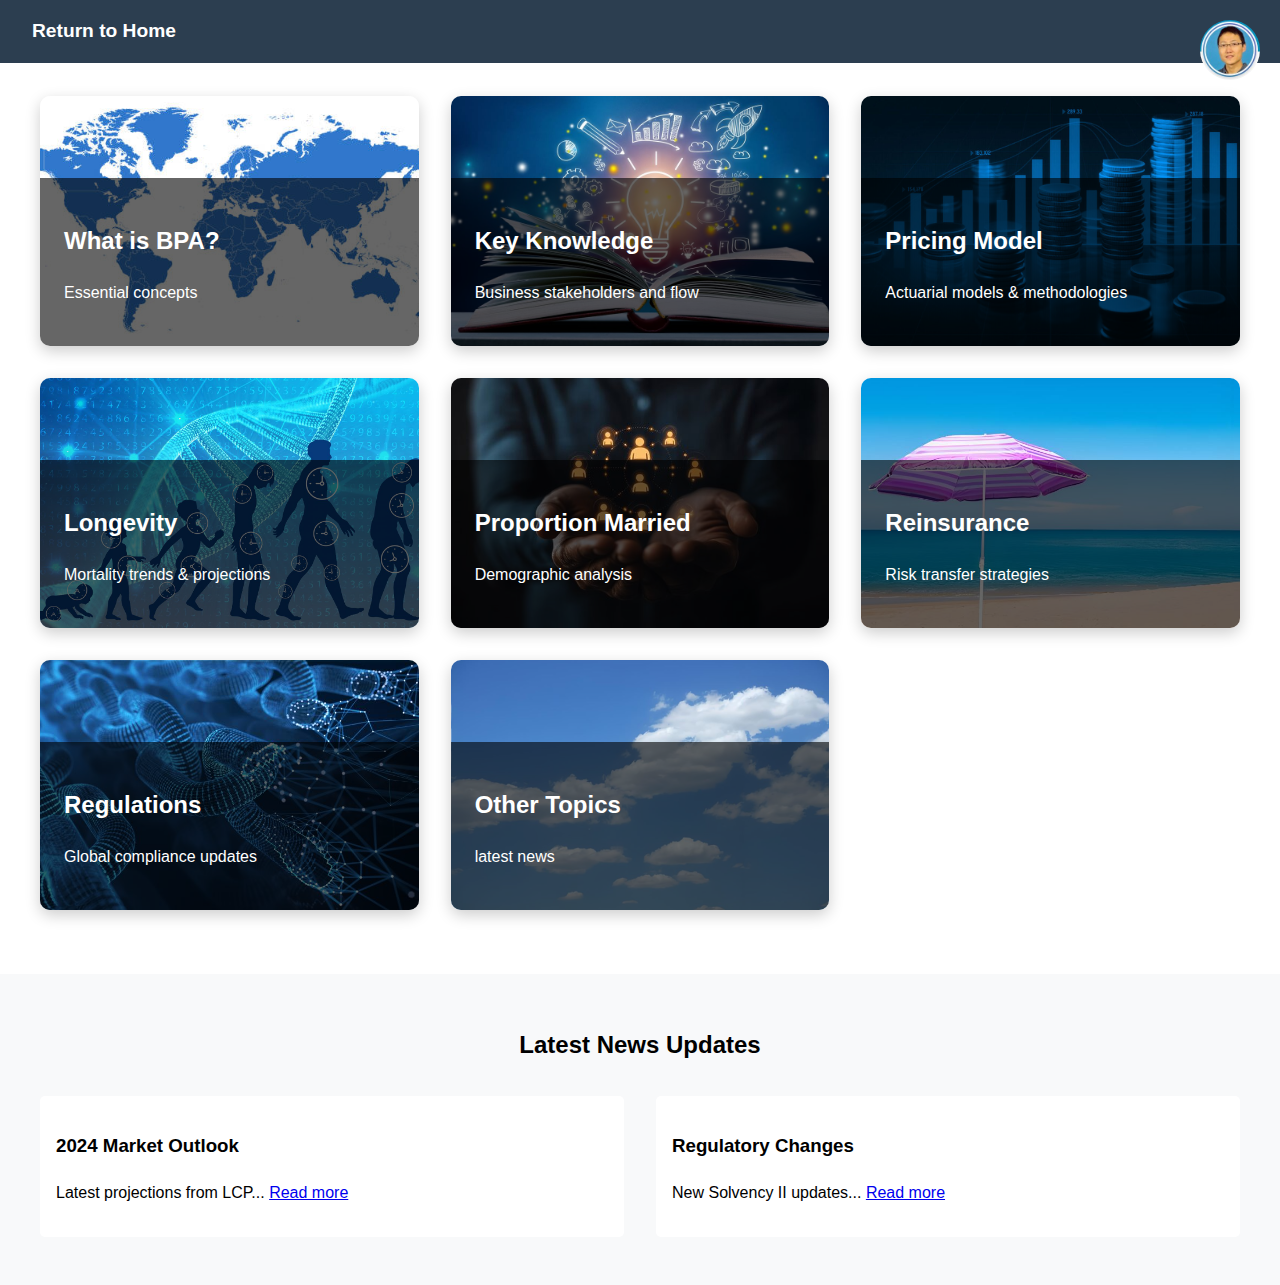
<file: BPA/main.html>
<!DOCTYPE html>
<html lang="en">
<head>
    <meta charset="UTF-8">
    <meta name="viewport" content="width=device-width, initial-scale=1.0">
    <title>BPA Business Hub</title>
    <style>
        /* 固定定位作者照片样式 */
        .author-link {
            position: fixed;
            top: 20px;
            right: 20px;
            z-index: 1000;
            transition: opacity 0.3s;
            border-radius: 50%; /* 圆形效果 */
            overflow: hidden;  /* 裁剪图片为圆形 */
            width: 60px;       /* 控制头像大小 */
            height: 60px;
        }

        /* 鼠标悬停效果 */
        .author-link:hover {
            opacity: 0.8;
        }

        /* 图片充满容器 */
        .author-photo {
            width: 100%;
            height: 100%;
            object-fit: cover; /* 保持图片比例 */
        }
        :root {
            --primary-color: #2c3e50;
            --secondary-color: #3498db;
            --hover-color: #2980b9;
        }

        body {
            font-family: 'Segoe UI', Tahoma, Geneva, Verdana, sans-serif;
            margin: 0;
            padding: 0;
            line-height: 1.6;
        }

        /* Navigation */
        .navbar {
            background: var(--primary-color);
            padding: 1rem 2rem;
            position: fixed;
            width: 100%;
            top: 0;
            z-index: 1000;
        }

        .nav-home {
            color: white;
            text-decoration: none;
            font-weight: bold;
            font-size: 1.2rem;
        }

        /* Main Grid */
        .grid-container {
            display: grid;
            grid-template-columns: repeat(auto-fit, minmax(300px, 1fr));
            gap: 2rem;
            padding: 6rem 2rem 2rem;
            max-width: 1200px;
            margin: 0 auto;
        }

        .grid-item {
            background-size: cover;
            background-position: center;
            min-height: 250px;
            border-radius: 10px;
            overflow: hidden;
            position: relative;
            transition: transform 0.3s ease;
            box-shadow: 0 5px 15px rgba(0,0,0,0.2);
        }

        .grid-item:hover {
            transform: translateY(-5px);
            box-shadow: 0 8px 20px rgba(0,0,0,0.3);
        }

        .grid-overlay {
            background: rgba(0,0,0,0.6);
            color: white;
            padding: 1.5rem;
            position: absolute;
            bottom: 0;
            width: 100%;
        }

        /* News Section */
        .news-section {
            padding: 2rem;
            background: #f8f9fa;
            margin-top: 2rem;
        }

        .news-container {
            columns: 2;
            column-gap: 2rem;
            max-width: 1200px;
            margin: 0 auto;
        }

        .news-item {
            break-inside: avoid;
            margin-bottom: 1rem;
            padding: 1rem;
            background: white;
            border-radius: 5px;
        }

        @media (max-width: 768px) {
            .news-container {
                columns: 1;
            }
        }
    </style>
</head>
<body>
    <nav class="navbar">
        <a href="https://yiweizhao.com" class="nav-home">Return to Home</a>
        <a href="https://yiweizhao.com" class="author-link">
        <img src="images/photo.jpg" alt="yiwei" class="author-photo">
    </a>
    </nav>

    <div class="grid-container">
        <!-- BPA Market Report -->
        <a href="BPAproduct.html" class="grid-item" style="background-image: url('images/worldmap.jpg')">
            <div class="grid-overlay">
                <h2>What is BPA?</h2>
                <p>Essential concepts</p>
            </div>
        </a>

        <!-- Key Knowledge -->
        <a href="BAUprocess.html" class="grid-item" style="background-image: url('images/knowledge.jpg')">
            <div class="grid-overlay">
                <h2>Key Knowledge</h2>
                <p>Business stakeholders and flow</p>
            </div>
        </a>

        <!-- Pricing Model -->
        <a href="BPAtimeline.html" class="grid-item" style="background-image: url('images/pricing.jpg')">
            <div class="grid-overlay">
                <h2>Pricing Model</h2>
                <p>Actuarial models & methodologies</p>
            </div>
        </a>

        <!-- Longevity -->
        <a href="longevity.html" class="grid-item" style="background-image: url('images/longevity.jpg')">
            <div class="grid-overlay">
                <h2>Longevity</h2>
                <p>Mortality trends & projections</p>
            </div>
        </a>

        <!-- Proportion Married -->
        <a href="marriage.html" class="grid-item" style="background-image: url('images/demographic.jpg')">
            <div class="grid-overlay">
                <h2>Proportion Married</h2>
                <p>Demographic analysis</p>
            </div>
        </a>

        <!-- Reinsurance -->
        <a href="reinsurance.html" class="grid-item" style="background-image: url('images/reinsurance.jpg')">
            <div class="grid-overlay">
                <h2>Reinsurance</h2>
                <p>Risk transfer strategies</p>
            </div>
        </a>

        <!-- Regulations -->
        <a href="regulations.html" class="grid-item" style="background-image: url('images/regulation.jpg')">
            <div class="grid-overlay">
                <h2>Regulations</h2>
                <p>Global compliance updates</p>
            </div>
        </a>

        <!-- Others -->
        <a href="MarketReport.html" class="grid-item" style="background-image: url('images/others.jpg')">
            <div class="grid-overlay">
                <h2>Other Topics</h2>
                <p>latest news</p>
            </div>
        </a>
    </div>

    <!-- News Section -->
    <div class="news-section">
        <h2 style="text-align: center; margin-bottom: 2rem;">Latest News Updates</h2>
        <div class="news-container">
            <div class="news-item">
                <h3>2024 Market Outlook</h3>
                <p>Latest projections from LCP... <a href="news-link1.html">Read more</a></p>
            </div>
            <div class="news-item">
                <h3>Regulatory Changes</h3>
                <p>New Solvency II updates... <a href="news-link2.html">Read more</a></p>
            </div>
            <!-- Add more news items -->
        </div>
    </div>
</body>
</html>
</file>
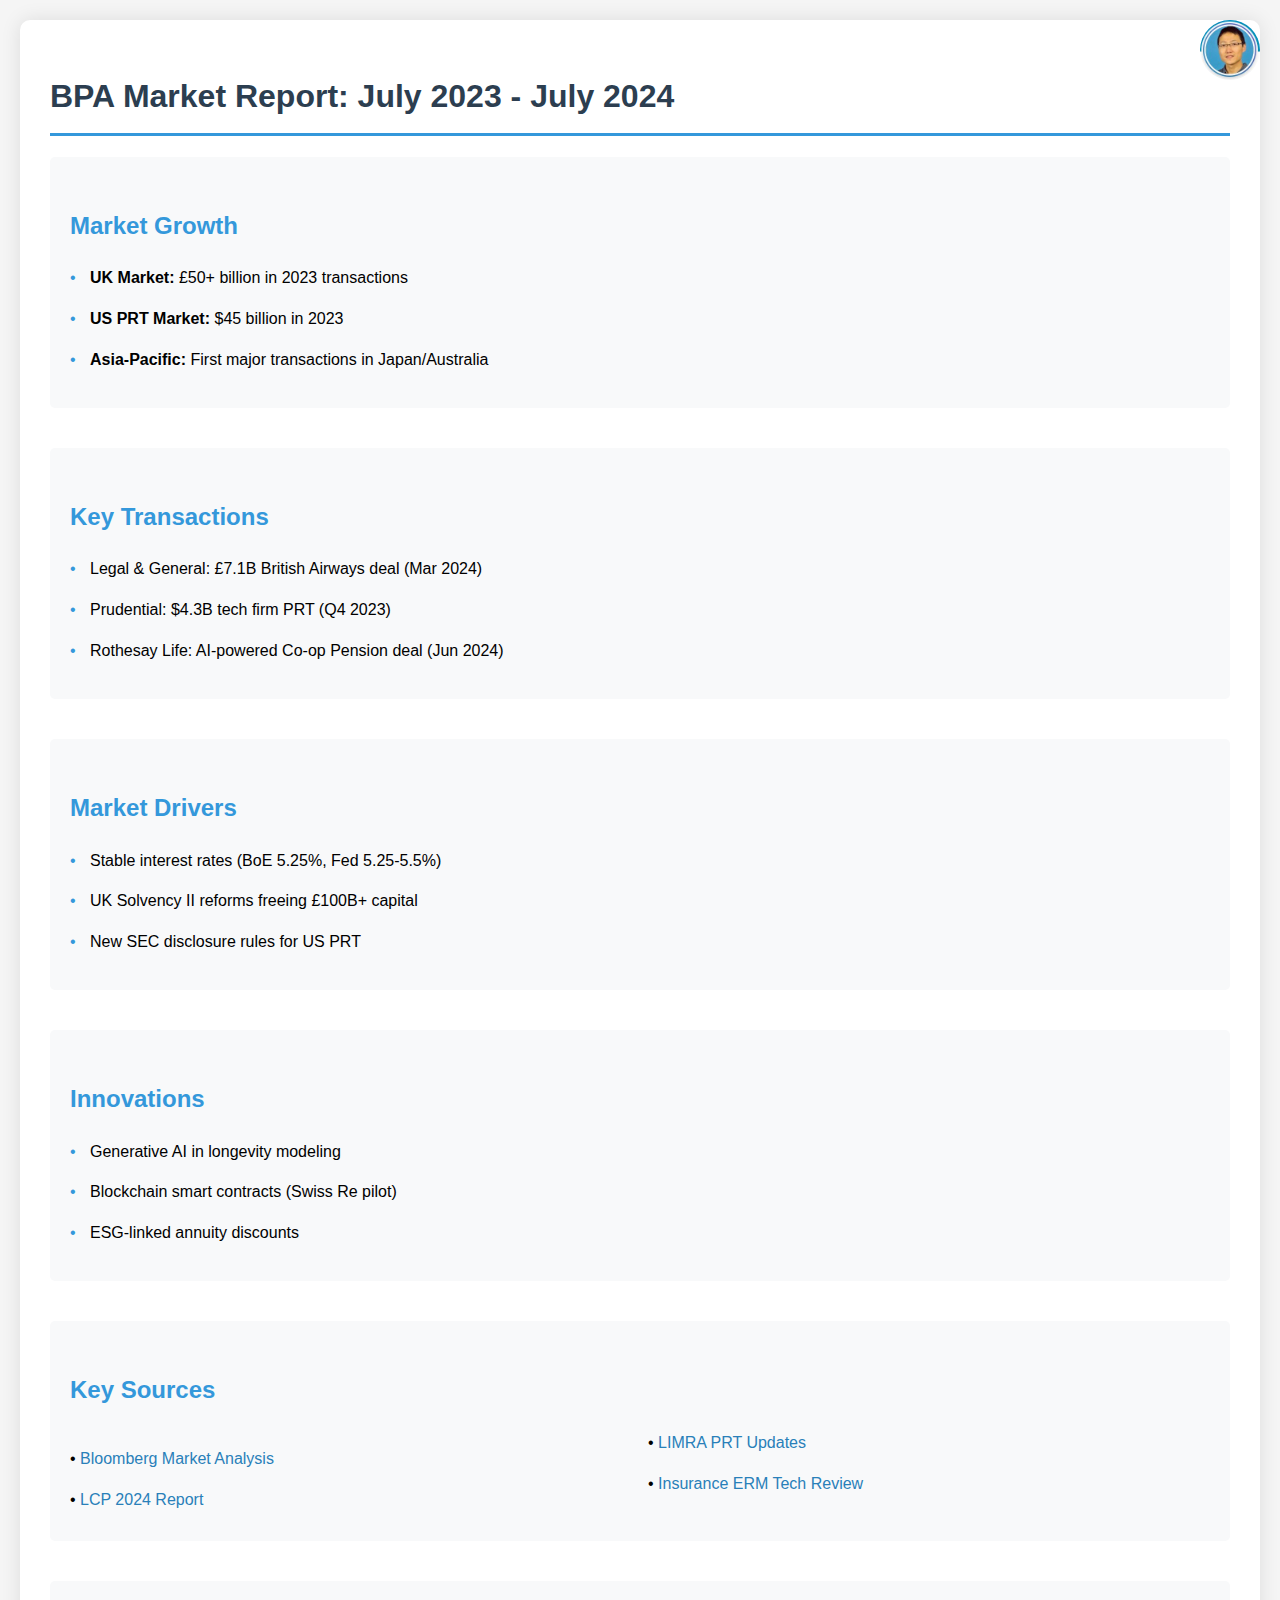
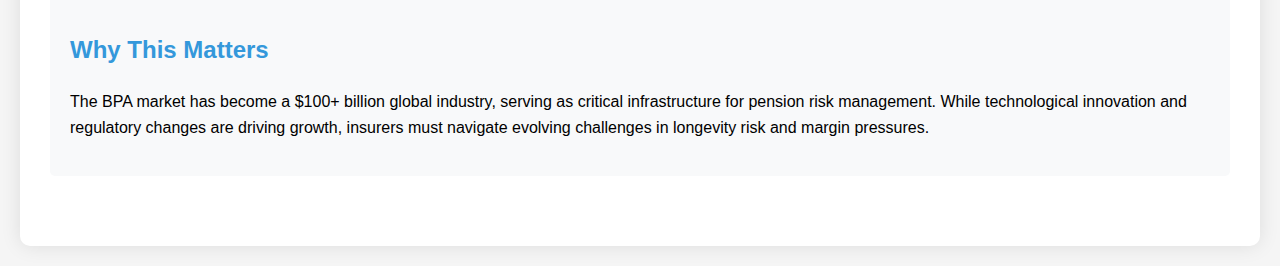
<file: BPA/MarketReport.html>
<!DOCTYPE html>
<html lang="en">
<head>
    <meta charset="UTF-8">
    <meta name="viewport" content="width=device-width, initial-scale=1.0">
    <title>Bulk Purchase Annuity (BPA) Market Report 2023-2024</title>
    <style>
        body {
            font-family: 'Arial', sans-serif;
            line-height: 1.6;
            margin: 0;
            padding: 20px;
            background-color: #f5f5f5;
        }
        /* 固定定位作者照片样式 */
        .author-link {
            position: fixed;
            top: 20px;
            right: 20px;
            z-index: 1000;
            transition: opacity 0.3s;
            border-radius: 50%; /* 圆形效果 */
            overflow: hidden;  /* 裁剪图片为圆形 */
            width: 60px;       /* 控制头像大小 */
            height: 60px;
        }

        /* 鼠标悬停效果 */
        .author-link:hover {
            opacity: 0.8;
        }

        /* 图片充满容器 */
        .author-photo {
            width: 100%;
            height: 100%;
            object-fit: cover; /* 保持图片比例 */
        }
        .container {
            max-width: 1200px;
            margin: 0 auto;
            background-color: white;
            padding: 30px;
            border-radius: 10px;
            box-shadow: 0 0 20px rgba(0,0,0,0.1);
        }

        h1 {
            color: #2c3e50;
            border-bottom: 3px solid #3498db;
            padding-bottom: 10px;
        }

        h2 {
            color: #3498db;
            margin-top: 30px;
        }

        .section {
            margin-bottom: 40px;
            padding: 20px;
            background-color: #f8f9fa;
            border-radius: 5px;
        }

        ul {
            list-style-type: none;
            padding-left: 20px;
        }

        li {
            margin-bottom: 15px;
            position: relative;
        }

        li:before {
            content: "•";
            color: #3498db;
            position: absolute;
            left: -20px;
        }

        a {
            color: #2980b9;
            text-decoration: none;
        }

        a:hover {
            text-decoration: underline;
        }

        .source-list {
            columns: 2;
            margin-top: 20px;
        }
    </style>
</head>
<body>
    <div class="container">
        <a href="https://yiweizhao.com" class="author-link">
            <img src="\images\photo.jpg" alt="yiwei" class="author-photo">
        </a>
        <h1>BPA Market Report: July 2023 - July 2024</h1>

        <div class="section">
            <h2>Market Growth</h2>
            <ul>
                <li><strong>UK Market:</strong> £50+ billion in 2023 transactions</li>
                <li><strong>US PRT Market:</strong> $45 billion in 2023</li>
                <li><strong>Asia-Pacific:</strong> First major transactions in Japan/Australia</li>
            </ul>
        </div>

        <div class="section">
            <h2>Key Transactions</h2>
            <ul>
                <li>Legal & General: £7.1B British Airways deal (Mar 2024)</li>
                <li>Prudential: $4.3B tech firm PRT (Q4 2023)</li>
                <li>Rothesay Life: AI-powered Co-op Pension deal (Jun 2024)</li>
            </ul>
        </div>

        <div class="section">
            <h2>Market Drivers</h2>
            <ul>
                <li>Stable interest rates (BoE 5.25%, Fed 5.25-5.5%)</li>
                <li>UK Solvency II reforms freeing £100B+ capital</li>
                <li>New SEC disclosure rules for US PRT</li>
            </ul>
        </div>

        <div class="section">
            <h2>Innovations</h2>
            <ul>
                <li>Generative AI in longevity modeling</li>
                <li>Blockchain smart contracts (Swiss Re pilot)</li>
                <li>ESG-linked annuity discounts</li>
            </ul>
        </div>

        <div class="section">
            <h2>Key Sources</h2>
            <div class="source-list">
                <p>• <a href="https://www.bloomberg.com" target="_blank">Bloomberg Market Analysis</a></p>
                <p>• <a href="https://www.lcp.com" target="_blank">LCP 2024 Report</a></p>
                <p>• <a href="https://www.limra.com" target="_blank">LIMRA PRT Updates</a></p>
                <p>• <a href="https://www.insuranceerm.com" target="_blank">Insurance ERM Tech Review</a></p>
            </div>
        </div>

        <div class="section">
            <h2>Why This Matters</h2>
            <p>The BPA market has become a $100+ billion global industry, serving as critical infrastructure for pension risk management. While technological innovation and regulatory changes are driving growth, insurers must navigate evolving challenges in longevity risk and margin pressures.</p>
        </div>
    </div>
</body>
</html>
</file>
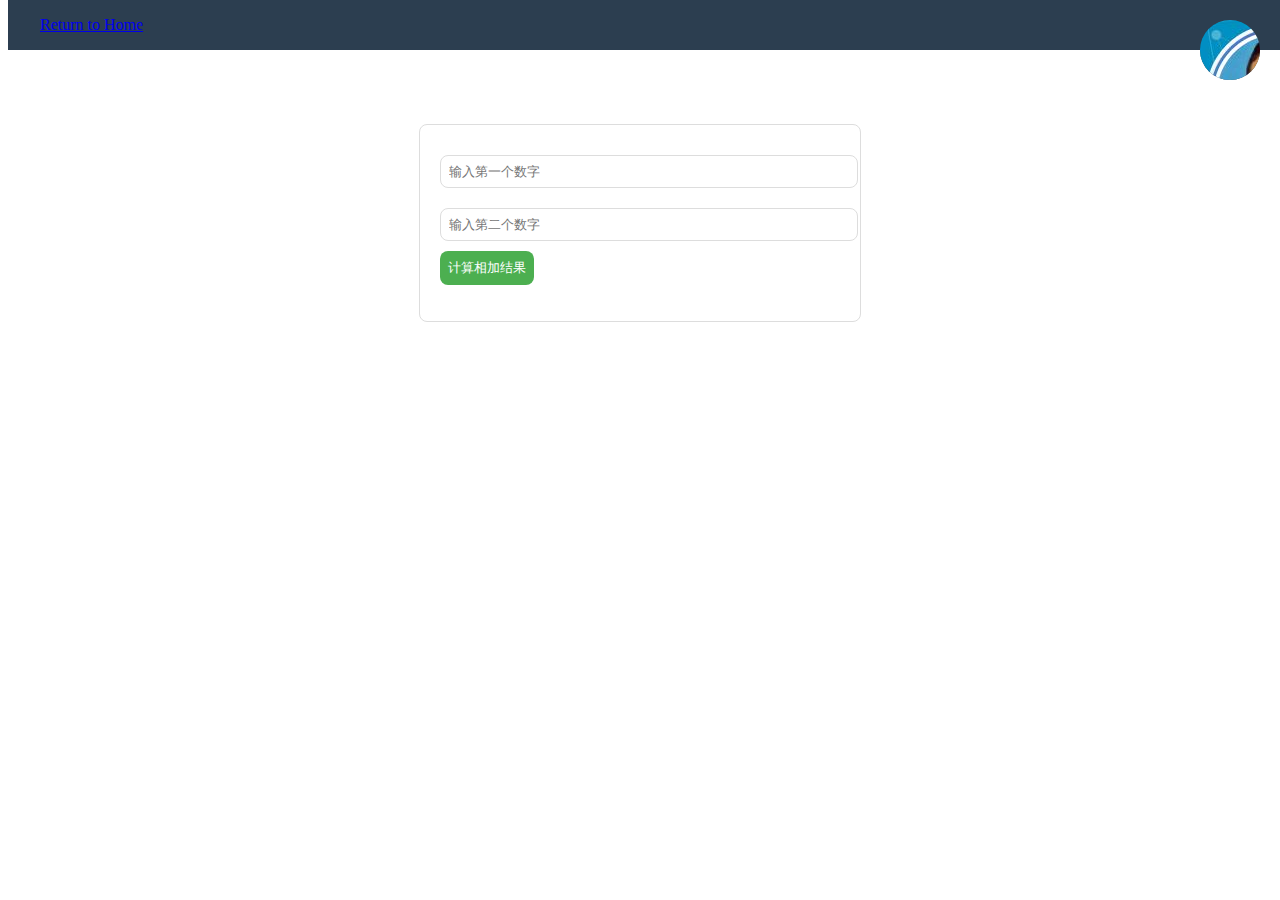
<file: Developing/main.html>
<!DOCTYPE html>
<html lang="en"> <!-- 改用中文语言 -->
<head>
    <meta charset="UTF-8">
    <meta name="viewport" content="width=device-width,initial-scale=1">
    <title>Developing Hub</title>
    <style>
        :root {
            --primary: #2c3e50;
            --secondary: #3498db;
            --accent: #4CAF50;
            --hover: #2980b9;
            --radius: 8px;
            --shadow: 0 5px 15px rgba(0,0,0,0.2);
        }

        /* 合并通用样式 */
        [class*="-container"] { max-width: 1200px; margin: 0 auto; }
        button, input { padding: 8px; border-radius: var(--radius); }
        button { 
            background: var(--accent); 
            color: white;
            border: 0;
            cursor: pointer;
            transition: background 0.3s;
        }
        button:hover { background: var(--hover); }

        /* 固定定位元素 */
        .navbar, .author-link { 
            position: fixed;
            z-index: 1000;
            background: var(--primary);
        }
        .navbar {
            top: 0;
            width: 100%;
            padding: 1rem 2rem;
            display: flex;
            justify-content: space-between;
            align-items: center;
        }
        .author-link {
            top: 20px;
            right: 20px;
            width: 60px;
            height: 60px;
            border-radius: 50%;
            overflow: hidden;
            transition: opacity 0.3s;
        }
        .author-link:hover { opacity: 0.8; }

        /* 主内容区 */
        main { padding: 6rem 2rem 2rem; }

        /* 计算器样式 */
        .calculator {
            max-width: 400px;
            margin: 20px auto;
            padding: 20px;
            border: 1px solid #ddd;
            border-radius: var(--radius);
        }
        input {
            width: 100%;
            margin: 10px 0;
            border: 1px solid #ddd;
        }

        /* 响应式优化 */
        @media (max-width: 768px) {
            .navbar { padding: 1rem; }
            main { padding: 5rem 1rem 1rem; }
        }
    </style>
</head>
<body>
    <nav class="navbar">
        <a href="https://yiweizhao.com" class="nav-home">Return to Home</a>
        <a href="https://yiweizhao.com" class="author-link">
            <img src="../images/photo.jpg" alt="作者头像" loading="lazy">
        </a>
    </nav>

    <main>
        <div class="calculator">
            <input type="number" id="num1" placeholder="输入第一个数字" required>
            <input type="number" id="num2" placeholder="输入第二个数字" required>
            <button onclick="calculateSum()">计算相加结果</button>
            <p id="result"></p>
        </div>
    </main>

    <script>
        function calculateSum() {
            const getNum = id => {
                const el = document.getElementById(id);
                return el.checkValidity() ? +el.value : NaN;
            };

            const sum = getNum('num1') + getNum('num2');
            document.getElementById('result').textContent = 
                isNaN(sum) ? '请输入有效数字！' : `计算结果：${sum}`;
        }
    </script>
</body>
</html>
</file>
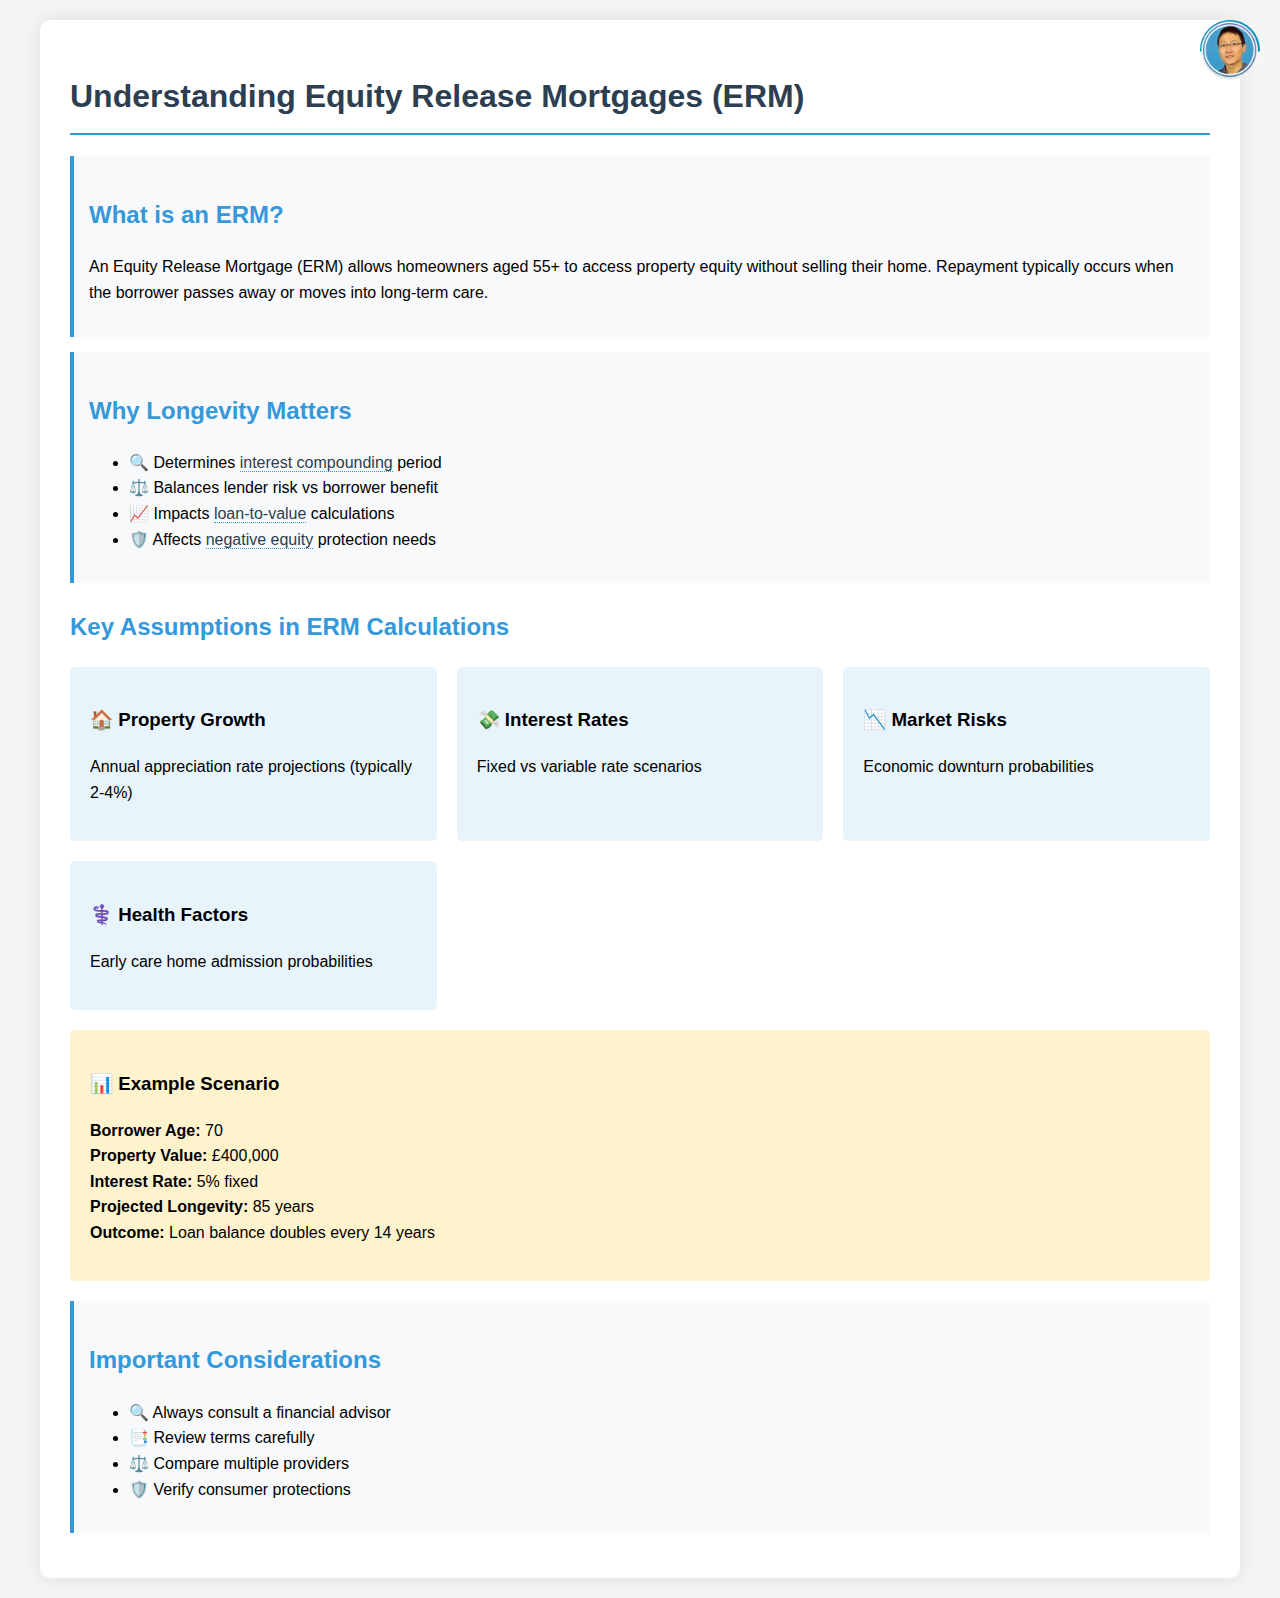
<file: ERM/main.html>
<!DOCTYPE html>
<html lang="en">
<head>
    <meta charset="UTF-8">
    <meta name="viewport" content="width=device-width, initial-scale=1.0">
    <title>Equity Release Mortgage (ERM) Guide</title>
    <style>
        body {
            font-family: Arial, sans-serif;
            line-height: 1.6;
            max-width: 1200px;
            margin: 0 auto;
            padding: 20px;
            background-color: #f5f5f5;
        }
        /* 固定定位作者照片样式 */
        .author-link {
            position: fixed;
            top: 20px;
            right: 20px;
            z-index: 1000;
            transition: opacity 0.3s;
            border-radius: 50%; /* 圆形效果 */
            overflow: hidden;  /* 裁剪图片为圆形 */
            width: 60px;       /* 控制头像大小 */
            height: 60px;
        }

        /* 鼠标悬停效果 */
        .author-link:hover {
            opacity: 0.8;
        }

        /* 图片充满容器 */
        .author-photo {
            width: 100%;
            height: 100%;
            object-fit: cover; /* 保持图片比例 */
        }
        .container {
            max-width: 1200px;
            margin: 0 auto;
            background-color: white;
            padding: 30px;
            border-radius: 10px;
            box-shadow: 0 0 20px rgba(0,0,0,0.1);
        }
        h1 {
            color: #2c3e50;
            border-bottom: 2px solid #3498db;
            padding-bottom: 10px;
        }

        h2 {
            color: #3498db;
            margin-top: 25px;
        }

        .key-point {
            background-color: #f8f9fa;
            padding: 15px;
            border-left: 4px solid #3498db;
            margin: 15px 0;
        }

        .assumption-box {
            display: grid;
            grid-template-columns: repeat(auto-fit, minmax(300px, 1fr));
            gap: 20px;
            margin-top: 20px;
        }

        .assumption-card {
            background-color: #e8f4fc;
            padding: 20px;
            border-radius: 5px;
        }

        .example-box {
            background-color: #fff3cd;
            padding: 20px;
            margin: 20px 0;
            border-radius: 5px;
        }
        .jargon {
            cursor: help;
            border-bottom: 1px dotted #3498db;
            color: #2c3e50;
            position: relative;
        }

        .tooltip {
            display: none;
            position: absolute;
            background: #fff;
            border: 1px solid #3498db;
            padding: 15px;
            border-radius: 5px;
            z-index: 1000;
            width: 300px;
            box-shadow: 0 2px 5px rgba(0,0,0,0.2);
        }

        .modal-overlay {
            display: none;
            position: fixed;
            top: 0;
            left: 0;
            width: 100%;
            height: 100%;
            background: rgba(0,0,0,0.5);
            z-index: 999;
        }

        .modal-content {
            position: relative;
            background: white;
            padding: 30px;
            max-width: 600px;
            margin: 20px auto;
            border-radius: 5px;
        }
    </style>
</head>
<body>
    <div class="container">
        <a href="https://yiweizhao.com" class="author-link">
            <img src="\images\photo.jpg" alt="yiwei" class="author-photo">
        </a>
        <h1>Understanding Equity Release Mortgages (ERM)</h1>
        
        <div class="key-point">
            <h2>What is an ERM?</h2>
            <p>An Equity Release Mortgage (ERM) allows homeowners aged 55+ to access property equity without selling their home. Repayment typically occurs when the borrower passes away or moves into long-term care.</p>
        </div>

        <div class="key-point">
            <h2>Why Longevity Matters</h2>
            <ul>
                <li>🔍 Determines <span class="jargon" data-term="compounding-interest">interest compounding</span> period</li>
                <li>⚖️ Balances lender risk vs borrower benefit</li>
                <li>📈 Impacts <span class="jargon" data-term="loan-to-value">loan-to-value</span> calculations</li>
                <li>🛡️ Affects <span class="jargon" data-term="negative-equity">negative equity</span> protection needs</li>
            </ul>
        </div>


        <h2>Key Assumptions in ERM Calculations</h2>
        <div class="assumption-box">
            <div class="assumption-card">
                <h3>🏠 Property Growth</h3>
                <p>Annual appreciation rate projections (typically 2-4%)</p>
            </div>
            
            <div class="assumption-card">
                <h3>💸 Interest Rates</h3>
                <p>Fixed vs variable rate scenarios</p>
            </div>

            <div class="assumption-card">
                <h3>📉 Market Risks</h3>
                <p>Economic downturn probabilities</p>
            </div>

            <div class="assumption-card">
                <h3>⚕️ Health Factors</h3>
                <p>Early care home admission probabilities</p>
            </div>
        </div>

        <div class="example-box">
            <h3>📊 Example Scenario</h3>
            <p><strong>Borrower Age:</strong> 70<br>
            <strong>Property Value:</strong> £400,000<br>
            <strong>Interest Rate:</strong> 5% fixed<br>
            <strong>Projected Longevity:</strong> 85 years<br>
            <strong>Outcome:</strong> Loan balance doubles every 14 years</p>
        </div>

        <div class="key-point">
            <h2>Important Considerations</h2>
            <ul>
                <li>🔍 Always consult a financial advisor</li>
                <li>📑 Review terms carefully</li>
                <li>⚖️ Compare multiple providers</li>
                <li>🛡️ Verify consumer protections</li>
            </ul>
        </div>
    </div>

    <div class="modal-overlay" id="glossaryModal">
            <div class="modal-content">
                <h3 id="modalTitle"></h3>
                <p id="modalContent"></p>
                <button onclick="closeModal()">Close</button>
            </div>
        </div>
    </div>

    <script>
        // Glossary data
        const glossary = {
            "loan-to-value": {
                title: "Loan-to-Value (LTV)",
                definition: "The ratio of the loan amount to the appraised value of the property. A key risk metric for lenders."
            },
            "negative-equity": {
                title: "Negative Equity",
                definition: "When the outstanding loan balance exceeds the property value. Many ERMs include guarantees against this."
            },
            "compounding-interest": {
                title: "Compounding Interest",
                definition: "Interest calculated on both initial principal and accumulated interest. Critical in ERMs due to deferred repayment."
            },
            "equity": {
                title: "Home Equity",
                definition: "The difference between property value and outstanding mortgage balance."
            },
            "inheritance-tax": {
                title: "Inheritance Tax",
                definition: "Tax on assets passed to heirs. ERM proceeds may affect this."
            }
            // Add more terms as needed
        };

        // Add event listeners to jargon terms
        document.querySelectorAll('.jargon').forEach(item => {
            item.addEventListener('click', event => {
                const term = event.target.dataset.term;
                openModal(term);
            });
        });

        function openModal(termKey) {
            const modal = document.getElementById('glossaryModal');
            const term = glossary[termKey];
            
            document.getElementById('modalTitle').textContent = term.title;
            document.getElementById('modalContent').textContent = term.definition;
            modal.style.display = 'block';
        }

        function closeModal() {
            document.getElementById('glossaryModal').style.display = 'none';
        }

        // Close modal when clicking outside
        window.onclick = function(event) {
            const modal = document.getElementById('glossaryModal');
            if (event.target == modal) {
                closeModal();
            }
        }
    </script>
</body>
</html>
</file>
